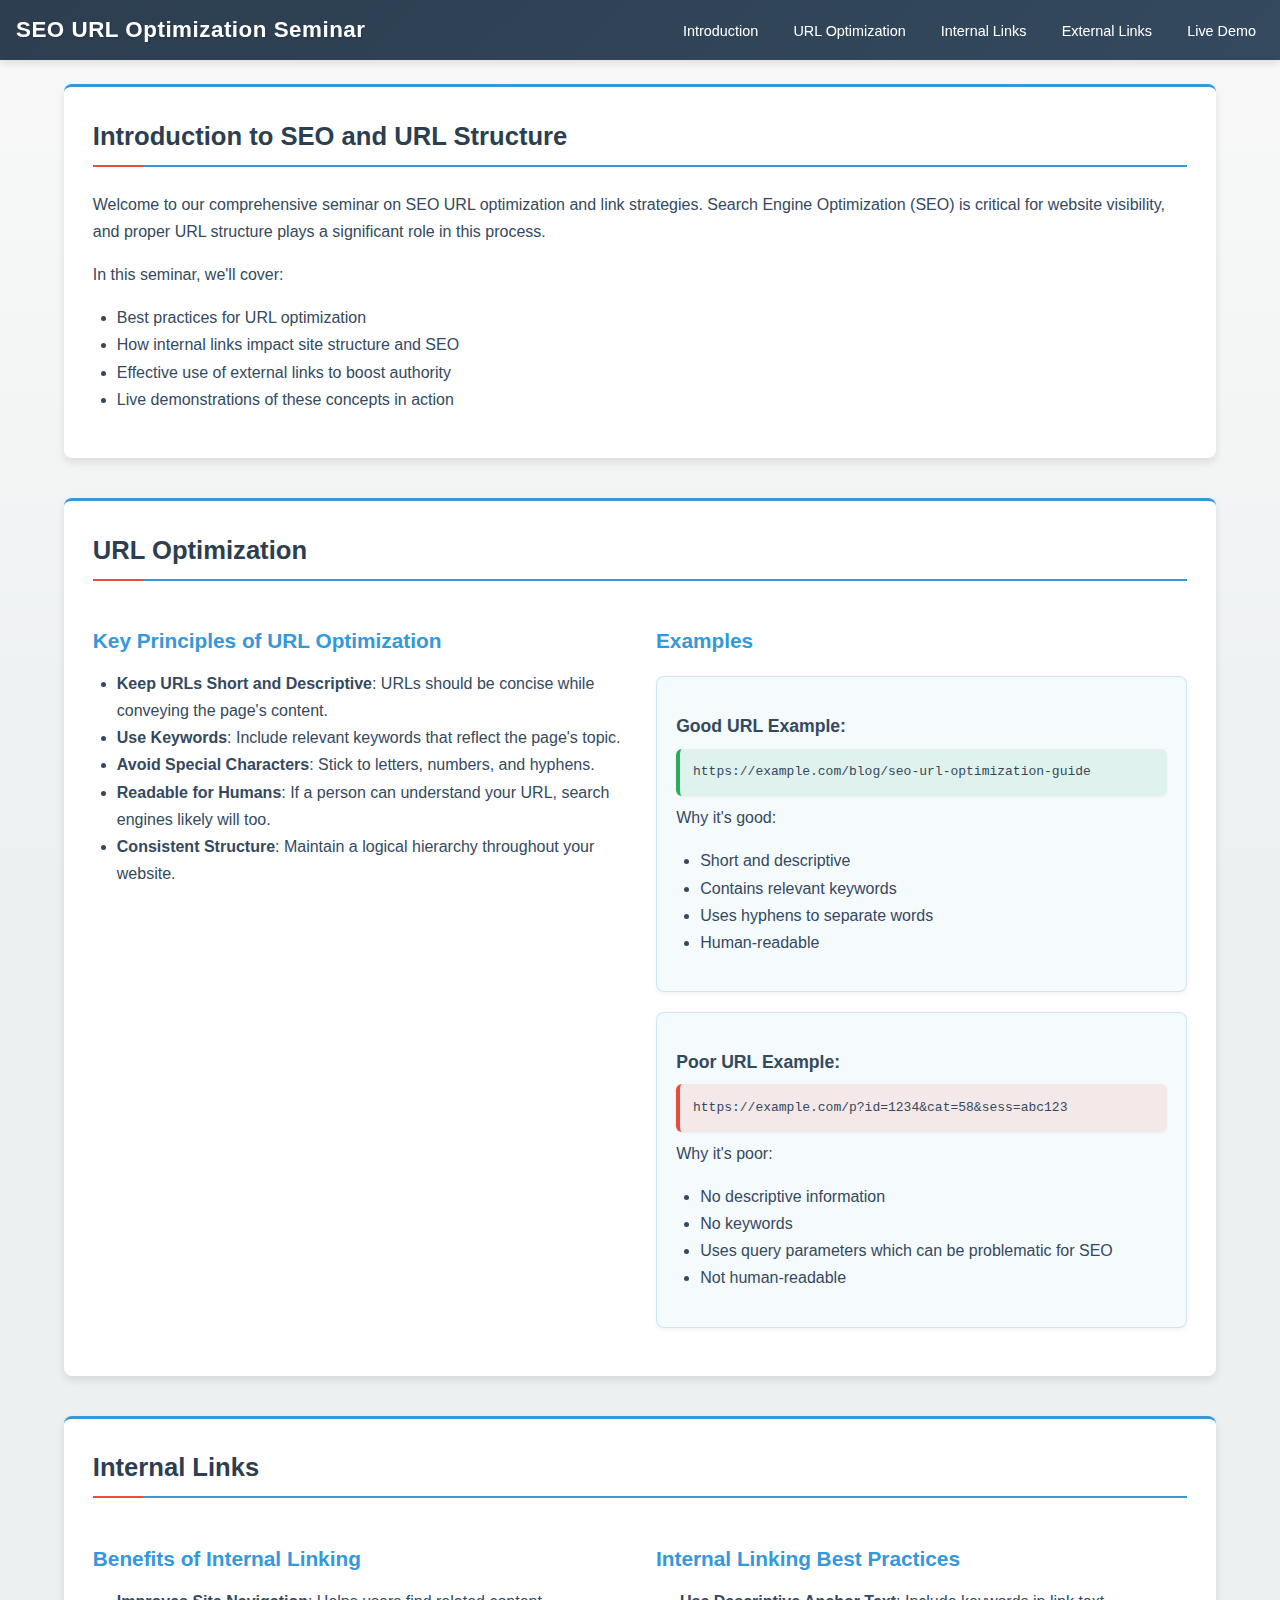
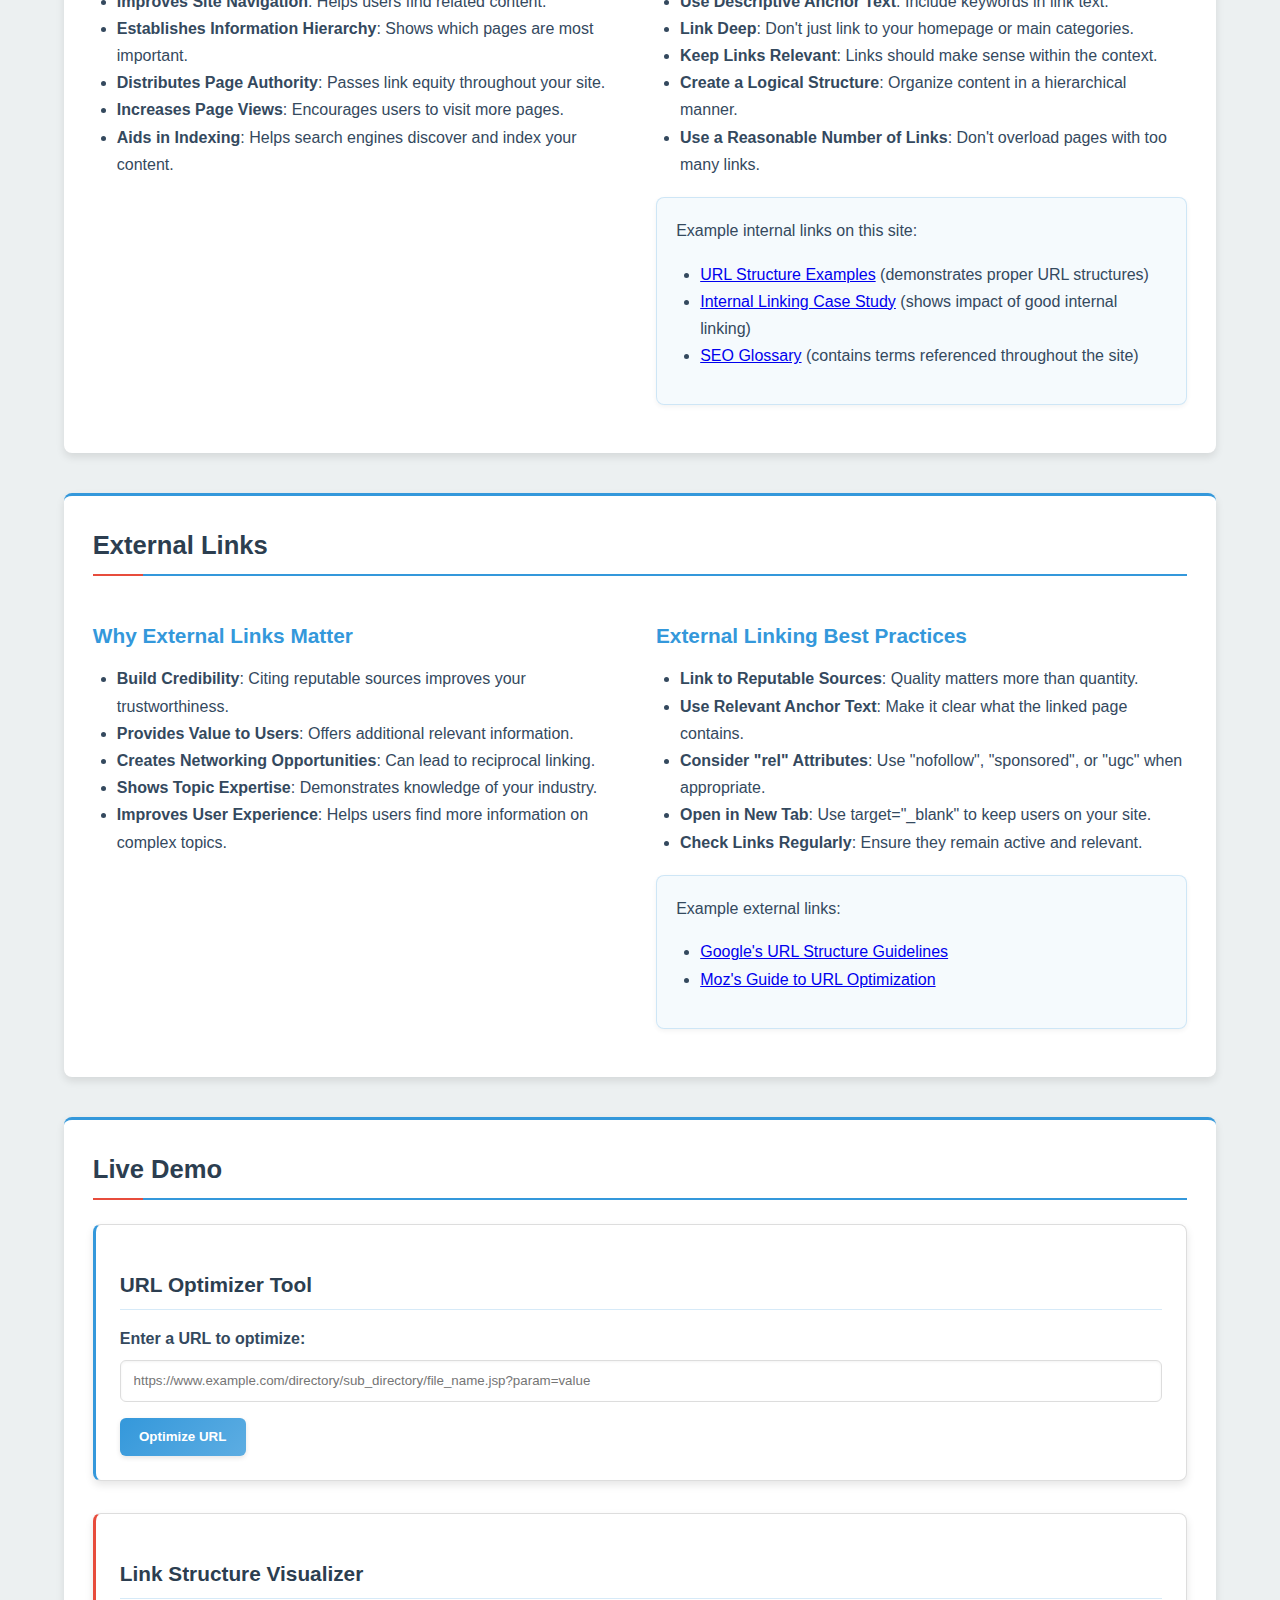
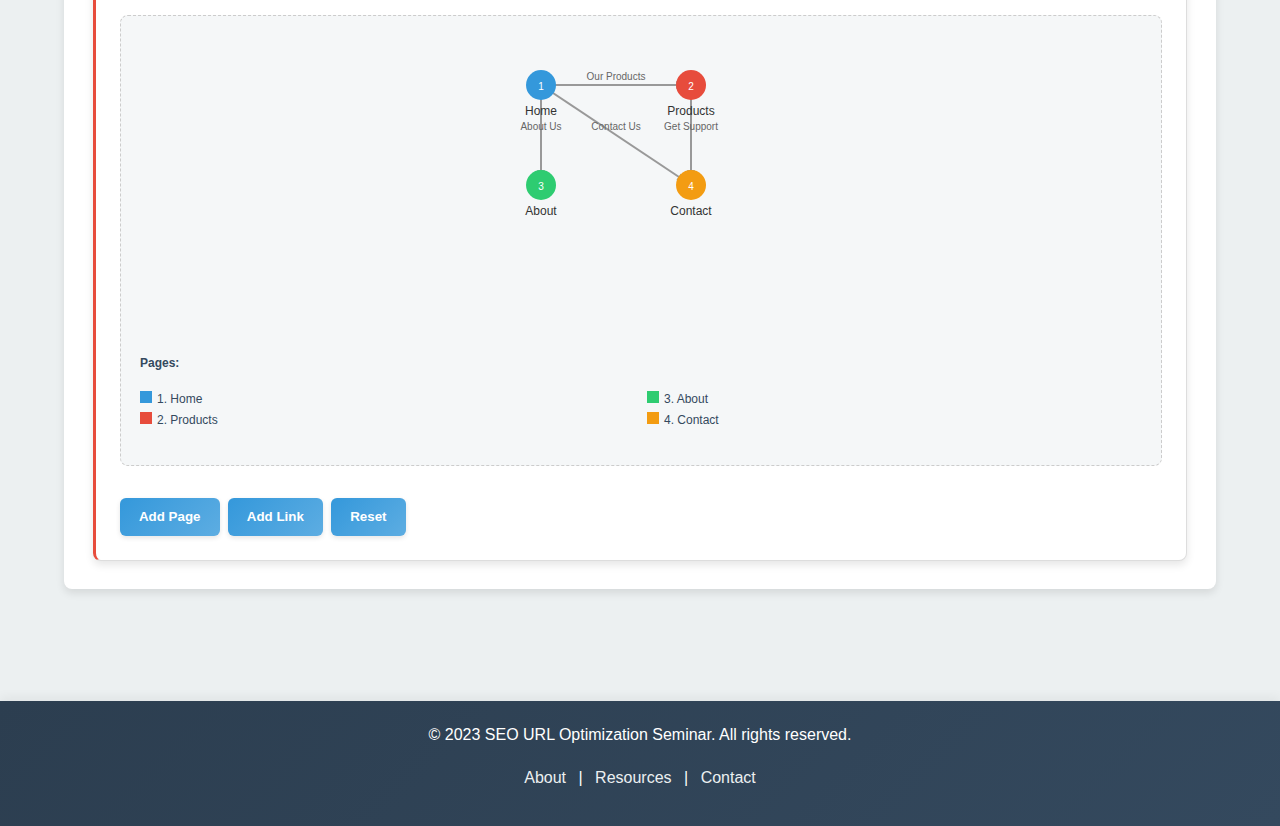
<file: index.html>
<!DOCTYPE html>
<html lang="en">
<head>
    <meta charset="UTF-8">
    <meta name="viewport" content="width=device-width, initial-scale=1.0">
    <title>SEO URL Optimization Seminar</title>
    <link rel="stylesheet" href="styles.css">
    <script src="script.js" defer></script>
</head>
<body>
    <header>
        <h1>SEO URL Optimization Seminar</h1>
        <nav>
            <ul>
                <li><a href="#introduction">Introduction</a></li>
                <li><a href="#url-optimization">URL Optimization</a></li>
                <li><a href="#internal-links">Internal Links</a></li>
                <li><a href="#external-links">External Links</a></li>
                <li><a href="#live-demo">Live Demo</a></li>
            </ul>
        </nav>
    </header>

    <main>
        <section id="introduction">
            <h2>Introduction to SEO and URL Structure</h2>
            <p>Welcome to our comprehensive seminar on SEO URL optimization and link strategies. Search Engine Optimization (SEO) is critical for website visibility, and proper URL structure plays a significant role in this process.</p>
            <p>In this seminar, we'll cover:</p>
            <ul>
                <li>Best practices for URL optimization</li>
                <li>How internal links impact site structure and SEO</li>
                <li>Effective use of external links to boost authority</li>
                <li>Live demonstrations of these concepts in action</li>
            </ul>
        </section>

        <section id="url-optimization">
            <h2>URL Optimization</h2>
            <div class="content-columns">
                <div class="column">
                    <h3>Key Principles of URL Optimization</h3>
                    <ul>
                        <li><strong>Keep URLs Short and Descriptive</strong>: URLs should be concise while conveying the page's content.</li>
                        <li><strong>Use Keywords</strong>: Include relevant keywords that reflect the page's topic.</li>
                        <li><strong>Avoid Special Characters</strong>: Stick to letters, numbers, and hyphens.</li>
                        <li><strong>Readable for Humans</strong>: If a person can understand your URL, search engines likely will too.</li>
                        <li><strong>Consistent Structure</strong>: Maintain a logical hierarchy throughout your website.</li>
                    </ul>
                </div>
                <div class="column">
                    <h3>Examples</h3>
                    <div class="example">
                        <h4>Good URL Example:</h4>
                        <p class="url-example good">https://example.com/blog/seo-url-optimization-guide</p>
                        <p>Why it's good:</p>
                        <ul>
                            <li>Short and descriptive</li>
                            <li>Contains relevant keywords</li>
                            <li>Uses hyphens to separate words</li>
                            <li>Human-readable</li>
                        </ul>
                    </div>
                    <div class="example">
                        <h4>Poor URL Example:</h4>
                        <p class="url-example bad">https://example.com/p?id=1234&cat=58&sess=abc123</p>
                        <p>Why it's poor:</p>
                        <ul>
                            <li>No descriptive information</li>
                            <li>No keywords</li>
                            <li>Uses query parameters which can be problematic for SEO</li>
                            <li>Not human-readable</li>
                        </ul>
                    </div>
                </div>
            </div>
        </section>

        <section id="internal-links">
            <h2>Internal Links</h2>
            <div class="content-columns">
                <div class="column">
                    <h3>Benefits of Internal Linking</h3>
                    <ul>
                        <li><strong>Improves Site Navigation</strong>: Helps users find related content.</li>
                        <li><strong>Establishes Information Hierarchy</strong>: Shows which pages are most important.</li>
                        <li><strong>Distributes Page Authority</strong>: Passes link equity throughout your site.</li>
                        <li><strong>Increases Page Views</strong>: Encourages users to visit more pages.</li>
                        <li><strong>Aids in Indexing</strong>: Helps search engines discover and index your content.</li>
                    </ul>
                </div>
                <div class="column">
                    <h3>Internal Linking Best Practices</h3>
                    <ul>
                        <li><strong>Use Descriptive Anchor Text</strong>: Include keywords in link text.</li>
                        <li><strong>Link Deep</strong>: Don't just link to your homepage or main categories.</li>
                        <li><strong>Keep Links Relevant</strong>: Links should make sense within the context.</li>
                        <li><strong>Create a Logical Structure</strong>: Organize content in a hierarchical manner.</li>
                        <li><strong>Use a Reasonable Number of Links</strong>: Don't overload pages with too many links.</li>
                    </ul>
                    <div class="example internal-link-demo">
                        <p>Example internal links on this site:</p>
                        <ul>
                            <li><a href="page1.html">URL Structure Examples</a> (demonstrates proper URL structures)</li>
                            <li><a href="page2.html">Internal Linking Case Study</a> (shows impact of good internal linking)</li>
                            <li><a href="page3.html">SEO Glossary</a> (contains terms referenced throughout the site)</li>
                        </ul>
                    </div>
                </div>
            </div>
        </section>

        <section id="external-links">
            <h2>External Links</h2>
            <div class="content-columns">
                <div class="column">
                    <h3>Why External Links Matter</h3>
                    <ul>
                        <li><strong>Build Credibility</strong>: Citing reputable sources improves your trustworthiness.</li>
                        <li><strong>Provides Value to Users</strong>: Offers additional relevant information.</li>
                        <li><strong>Creates Networking Opportunities</strong>: Can lead to reciprocal linking.</li>
                        <li><strong>Shows Topic Expertise</strong>: Demonstrates knowledge of your industry.</li>
                        <li><strong>Improves User Experience</strong>: Helps users find more information on complex topics.</li>
                    </ul>
                </div>
                <div class="column">
                    <h3>External Linking Best Practices</h3>
                    <ul>
                        <li><strong>Link to Reputable Sources</strong>: Quality matters more than quantity.</li>
                        <li><strong>Use Relevant Anchor Text</strong>: Make it clear what the linked page contains.</li>
                        <li><strong>Consider "rel" Attributes</strong>: Use "nofollow", "sponsored", or "ugc" when appropriate.</li>
                        <li><strong>Open in New Tab</strong>: Use target="_blank" to keep users on your site.</li>
                        <li><strong>Check Links Regularly</strong>: Ensure they remain active and relevant.</li>
                    </ul>
                    <div class="example">
                        <p>Example external links:</p>
                        <ul>
                            <li><a href="https://developers.google.com/search/docs/advanced/guidelines/url-structure" target="_blank" rel="noopener">Google's URL Structure Guidelines</a></li>
                            <li><a href="https://moz.com/learn/seo/url" target="_blank" rel="noopener">Moz's Guide to URL Optimization</a></li>
                        </ul>
                    </div>
                </div>
            </div>
        </section>

        <section id="live-demo">
            <h2>Live Demo</h2>
            <div class="demo-container">
                <div class="demo-panel">
                    <h3>URL Optimizer Tool</h3>
                    <div class="demo-tool">
                        <label for="original-url">Enter a URL to optimize:</label>
                        <input type="text" id="original-url" placeholder="https://example.com/your-page?id=123">
                        <button id="optimize-button">Optimize URL</button>
                        <div class="results">
                            <h4>Original URL:</h4>
                            <p id="original-url-display"></p>
                            <h4>Optimized URL:</h4>
                            <p id="optimized-url"></p>
                            <h4>Analysis:</h4>
                            <ul id="url-analysis"></ul>
                        </div>
                    </div>
                </div>

                <div class="demo-panel">
                    <h3>Link Structure Visualizer</h3>
                    <div class="site-structure">
                        <div class="site-map" id="site-map">
                            <!-- This will be populated by JavaScript -->
                        </div>
                        <div class="controls">
                            <button id="add-page">Add Page</button>
                            <button id="add-link">Add Link</button>
                            <button id="reset-map">Reset</button>
                        </div>
                    </div>
                </div>

            </div>
        </section>
    </main>

    <footer>
        <p>&copy; 2023 SEO URL Optimization Seminar. All rights reserved.</p>
        <p>
            <a href="about.html">About</a> | 
            <a href="resources.html">Resources</a> | 
            <a href="contact.html">Contact</a>
        </p>
    </footer>
</body>
</html>
</file>
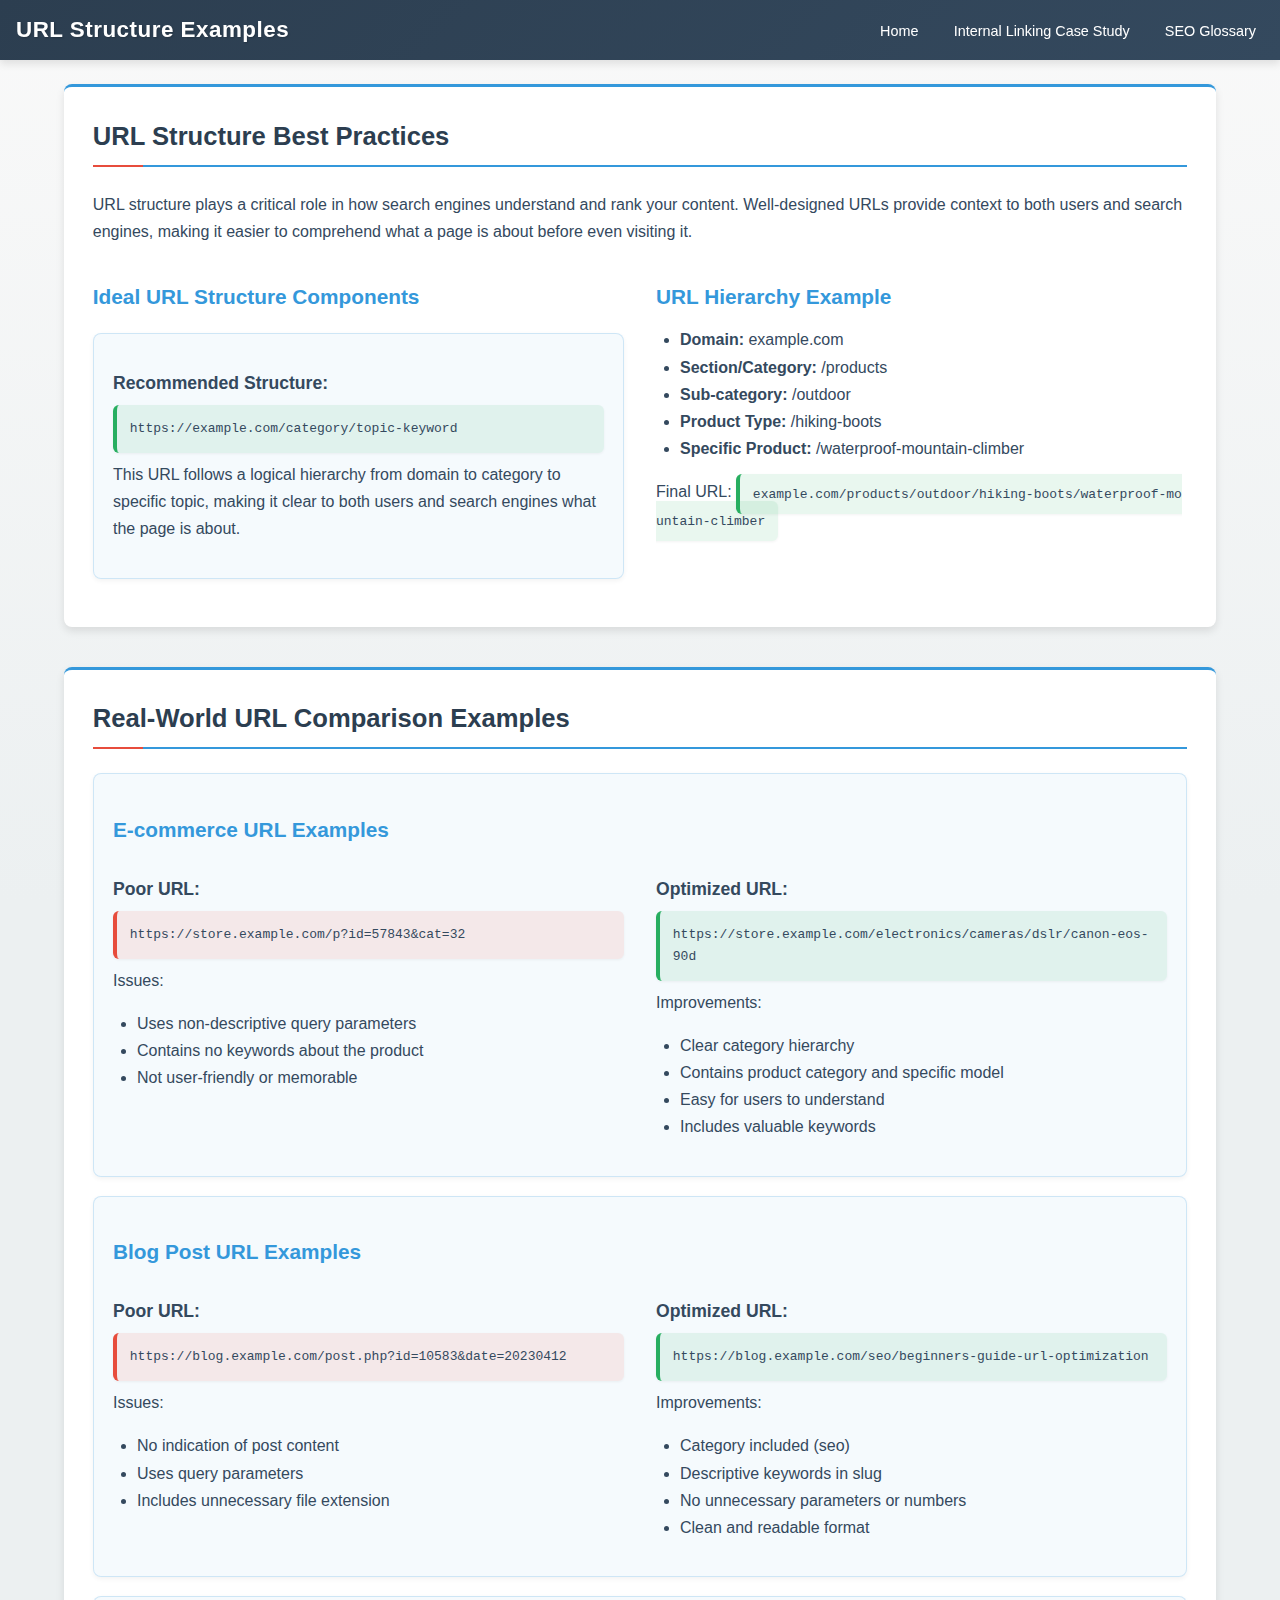
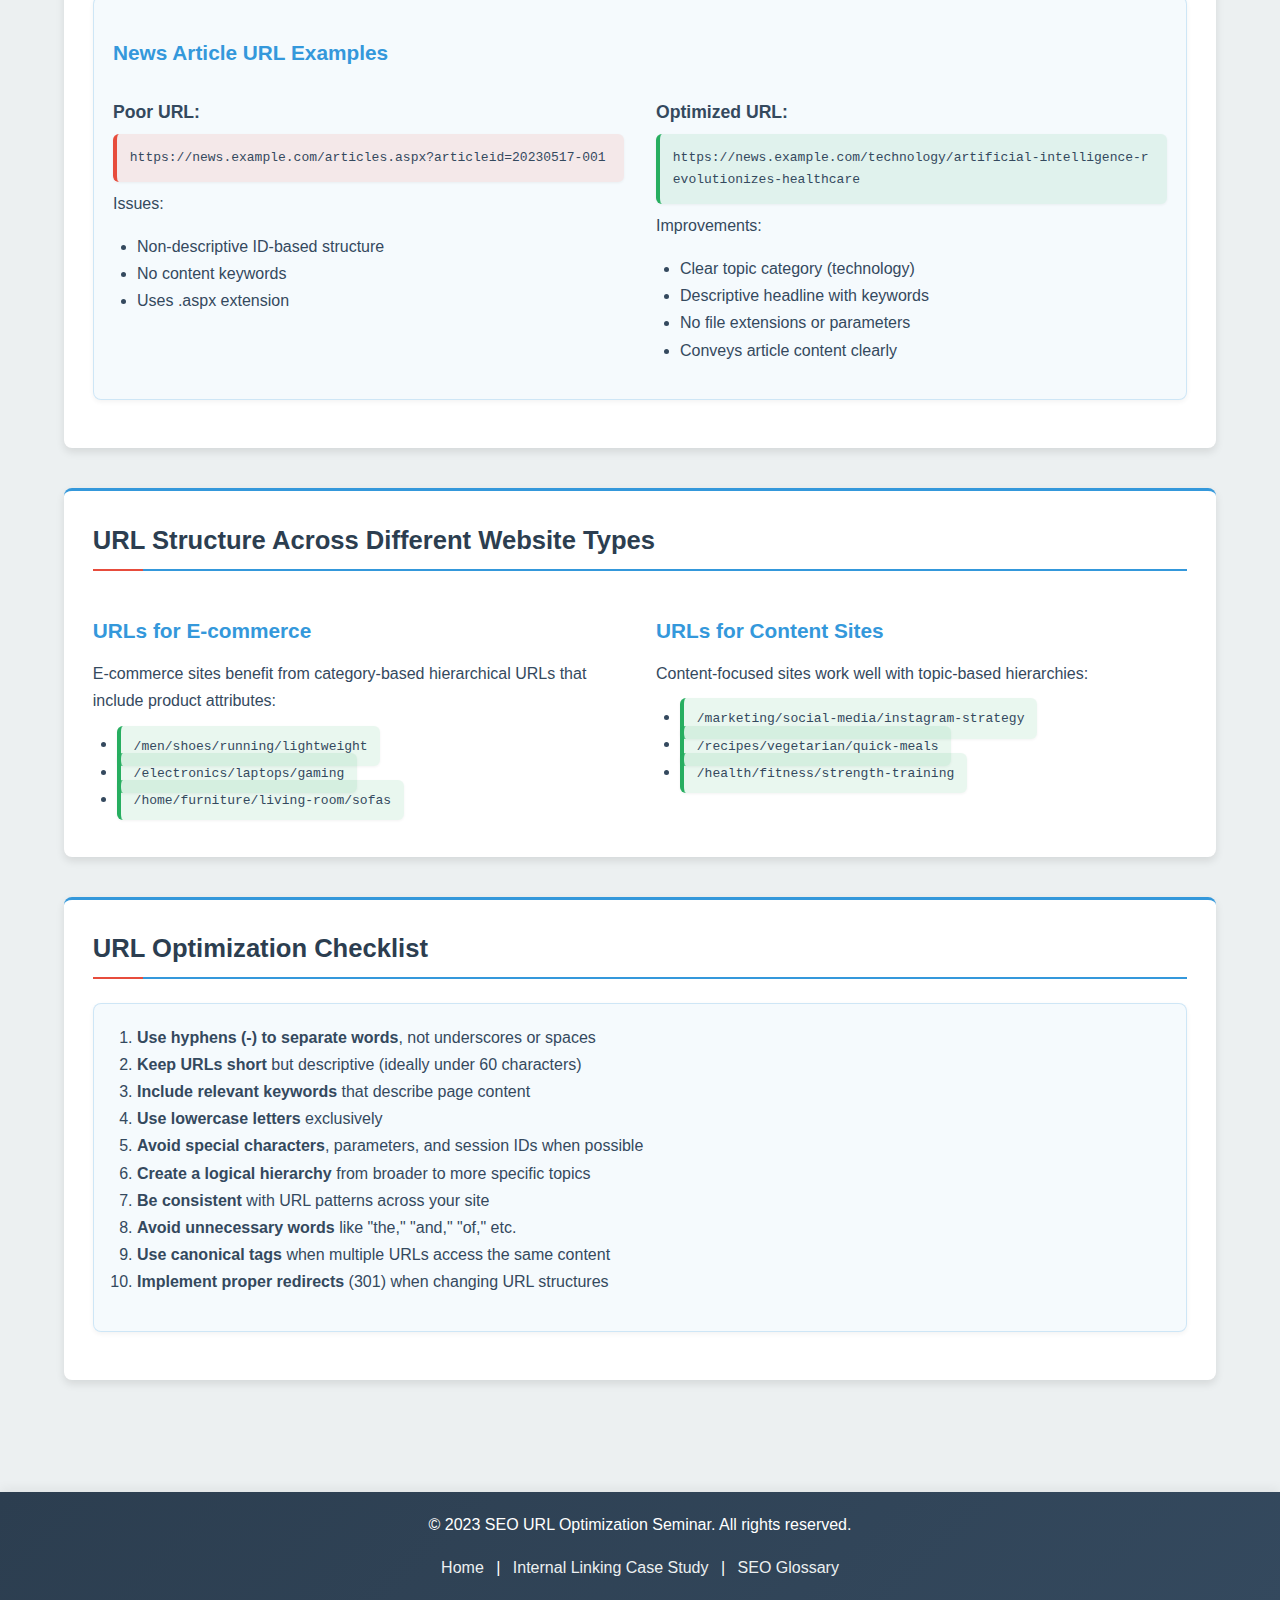
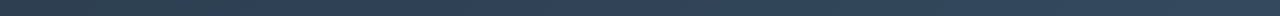
<file: page1.html>
<!DOCTYPE html>
<html lang="en">
<head>
    <meta charset="UTF-8">
    <meta name="viewport" content="width=device-width, initial-scale=1.0">
    <title>URL Structure Examples - SEO URL Optimization Seminar</title>
    <link rel="stylesheet" href="styles.css">
</head>
<body>
    <header>
        <h1>URL Structure Examples</h1>
        <nav>
            <ul>
                <li><a href="index.html">Home</a></li>
                <li><a href="page2.html">Internal Linking Case Study</a></li>
                <li><a href="page3.html">SEO Glossary</a></li>
            </ul>
        </nav>
    </header>

    <main>
        <section>
            <h2>URL Structure Best Practices</h2>
            <p>URL structure plays a critical role in how search engines understand and rank your content. Well-designed URLs provide context to both users and search engines, making it easier to comprehend what a page is about before even visiting it.</p>
            
            <div class="content-columns">
                <div class="column">
                    <h3>Ideal URL Structure Components</h3>
                    <div class="example">
                        <h4>Recommended Structure:</h4>
                        <p class="url-example good">https://example.com/category/topic-keyword</p>
                        <p>This URL follows a logical hierarchy from domain to category to specific topic, making it clear to both users and search engines what the page is about.</p>
                    </div>
                </div>
                <div class="column">
                    <h3>URL Hierarchy Example</h3>
                    <ul>
                        <li><strong>Domain:</strong> example.com</li>
                        <li><strong>Section/Category:</strong> /products</li>
                        <li><strong>Sub-category:</strong> /outdoor</li>
                        <li><strong>Product Type:</strong> /hiking-boots</li>
                        <li><strong>Specific Product:</strong> /waterproof-mountain-climber</li>
                    </ul>
                    <p>Final URL: <span class="url-example good">example.com/products/outdoor/hiking-boots/waterproof-mountain-climber</span></p>
                </div>
            </div>
        </section>

        <section>
            <h2>Real-World URL Comparison Examples</h2>
            
            <div class="example">
                <h3>E-commerce URL Examples</h3>
                <div class="content-columns">
                    <div class="column">
                        <h4>Poor URL:</h4>
                        <p class="url-example bad">https://store.example.com/p?id=57843&cat=32</p>
                        <p>Issues:</p>
                        <ul>
                            <li>Uses non-descriptive query parameters</li>
                            <li>Contains no keywords about the product</li>
                            <li>Not user-friendly or memorable</li>
                        </ul>
                    </div>
                    <div class="column">
                        <h4>Optimized URL:</h4>
                        <p class="url-example good">https://store.example.com/electronics/cameras/dslr/canon-eos-90d</p>
                        <p>Improvements:</p>
                        <ul>
                            <li>Clear category hierarchy</li>
                            <li>Contains product category and specific model</li>
                            <li>Easy for users to understand</li>
                            <li>Includes valuable keywords</li>
                        </ul>
                    </div>
                </div>
            </div>
            
            <div class="example">
                <h3>Blog Post URL Examples</h3>
                <div class="content-columns">
                    <div class="column">
                        <h4>Poor URL:</h4>
                        <p class="url-example bad">https://blog.example.com/post.php?id=10583&date=20230412</p>
                        <p>Issues:</p>
                        <ul>
                            <li>No indication of post content</li>
                            <li>Uses query parameters</li>
                            <li>Includes unnecessary file extension</li>
                        </ul>
                    </div>
                    <div class="column">
                        <h4>Optimized URL:</h4>
                        <p class="url-example good">https://blog.example.com/seo/beginners-guide-url-optimization</p>
                        <p>Improvements:</p>
                        <ul>
                            <li>Category included (seo)</li>
                            <li>Descriptive keywords in slug</li>
                            <li>No unnecessary parameters or numbers</li>
                            <li>Clean and readable format</li>
                        </ul>
                    </div>
                </div>
            </div>
            
            <div class="example">
                <h3>News Article URL Examples</h3>
                <div class="content-columns">
                    <div class="column">
                        <h4>Poor URL:</h4>
                        <p class="url-example bad">https://news.example.com/articles.aspx?articleid=20230517-001</p>
                        <p>Issues:</p>
                        <ul>
                            <li>Non-descriptive ID-based structure</li>
                            <li>No content keywords</li>
                            <li>Uses .aspx extension</li>
                        </ul>
                    </div>
                    <div class="column">
                        <h4>Optimized URL:</h4>
                        <p class="url-example good">https://news.example.com/technology/artificial-intelligence-revolutionizes-healthcare</p>
                        <p>Improvements:</p>
                        <ul>
                            <li>Clear topic category (technology)</li>
                            <li>Descriptive headline with keywords</li>
                            <li>No file extensions or parameters</li>
                            <li>Conveys article content clearly</li>
                        </ul>
                    </div>
                </div>
            </div>
        </section>
        
        <section>
            <h2>URL Structure Across Different Website Types</h2>
            <div class="content-columns">
                <div class="column">
                    <h3>URLs for E-commerce</h3>
                    <p>E-commerce sites benefit from category-based hierarchical URLs that include product attributes:</p>
                    <ul>
                        <li><span class="url-example good">/men/shoes/running/lightweight</span></li>
                        <li><span class="url-example good">/electronics/laptops/gaming</span></li>
                        <li><span class="url-example good">/home/furniture/living-room/sofas</span></li>
                    </ul>
                </div>
                <div class="column">
                    <h3>URLs for Content Sites</h3>
                    <p>Content-focused sites work well with topic-based hierarchies:</p>
                    <ul>
                        <li><span class="url-example good">/marketing/social-media/instagram-strategy</span></li>
                        <li><span class="url-example good">/recipes/vegetarian/quick-meals</span></li>
                        <li><span class="url-example good">/health/fitness/strength-training</span></li>
                    </ul>
                </div>
            </div>
        </section>
        
        <section>
            <h2>URL Optimization Checklist</h2>
            <div class="example">
                <ol>
                    <li><strong>Use hyphens (-) to separate words</strong>, not underscores or spaces</li>
                    <li><strong>Keep URLs short</strong> but descriptive (ideally under 60 characters)</li>
                    <li><strong>Include relevant keywords</strong> that describe page content</li>
                    <li><strong>Use lowercase letters</strong> exclusively</li>
                    <li><strong>Avoid special characters</strong>, parameters, and session IDs when possible</li>
                    <li><strong>Create a logical hierarchy</strong> from broader to more specific topics</li>
                    <li><strong>Be consistent</strong> with URL patterns across your site</li>
                    <li><strong>Avoid unnecessary words</strong> like "the," "and," "of," etc.</li>
                    <li><strong>Use canonical tags</strong> when multiple URLs access the same content</li>
                    <li><strong>Implement proper redirects</strong> (301) when changing URL structures</li>
                </ol>
            </div>
        </section>
    </main>

    <footer>
        <p>&copy; 2023 SEO URL Optimization Seminar. All rights reserved.</p>
        <p>
            <a href="index.html">Home</a> | 
            <a href="page2.html">Internal Linking Case Study</a> | 
            <a href="page3.html">SEO Glossary</a>
        </p>
    </footer>
</body>
</html>
</file>
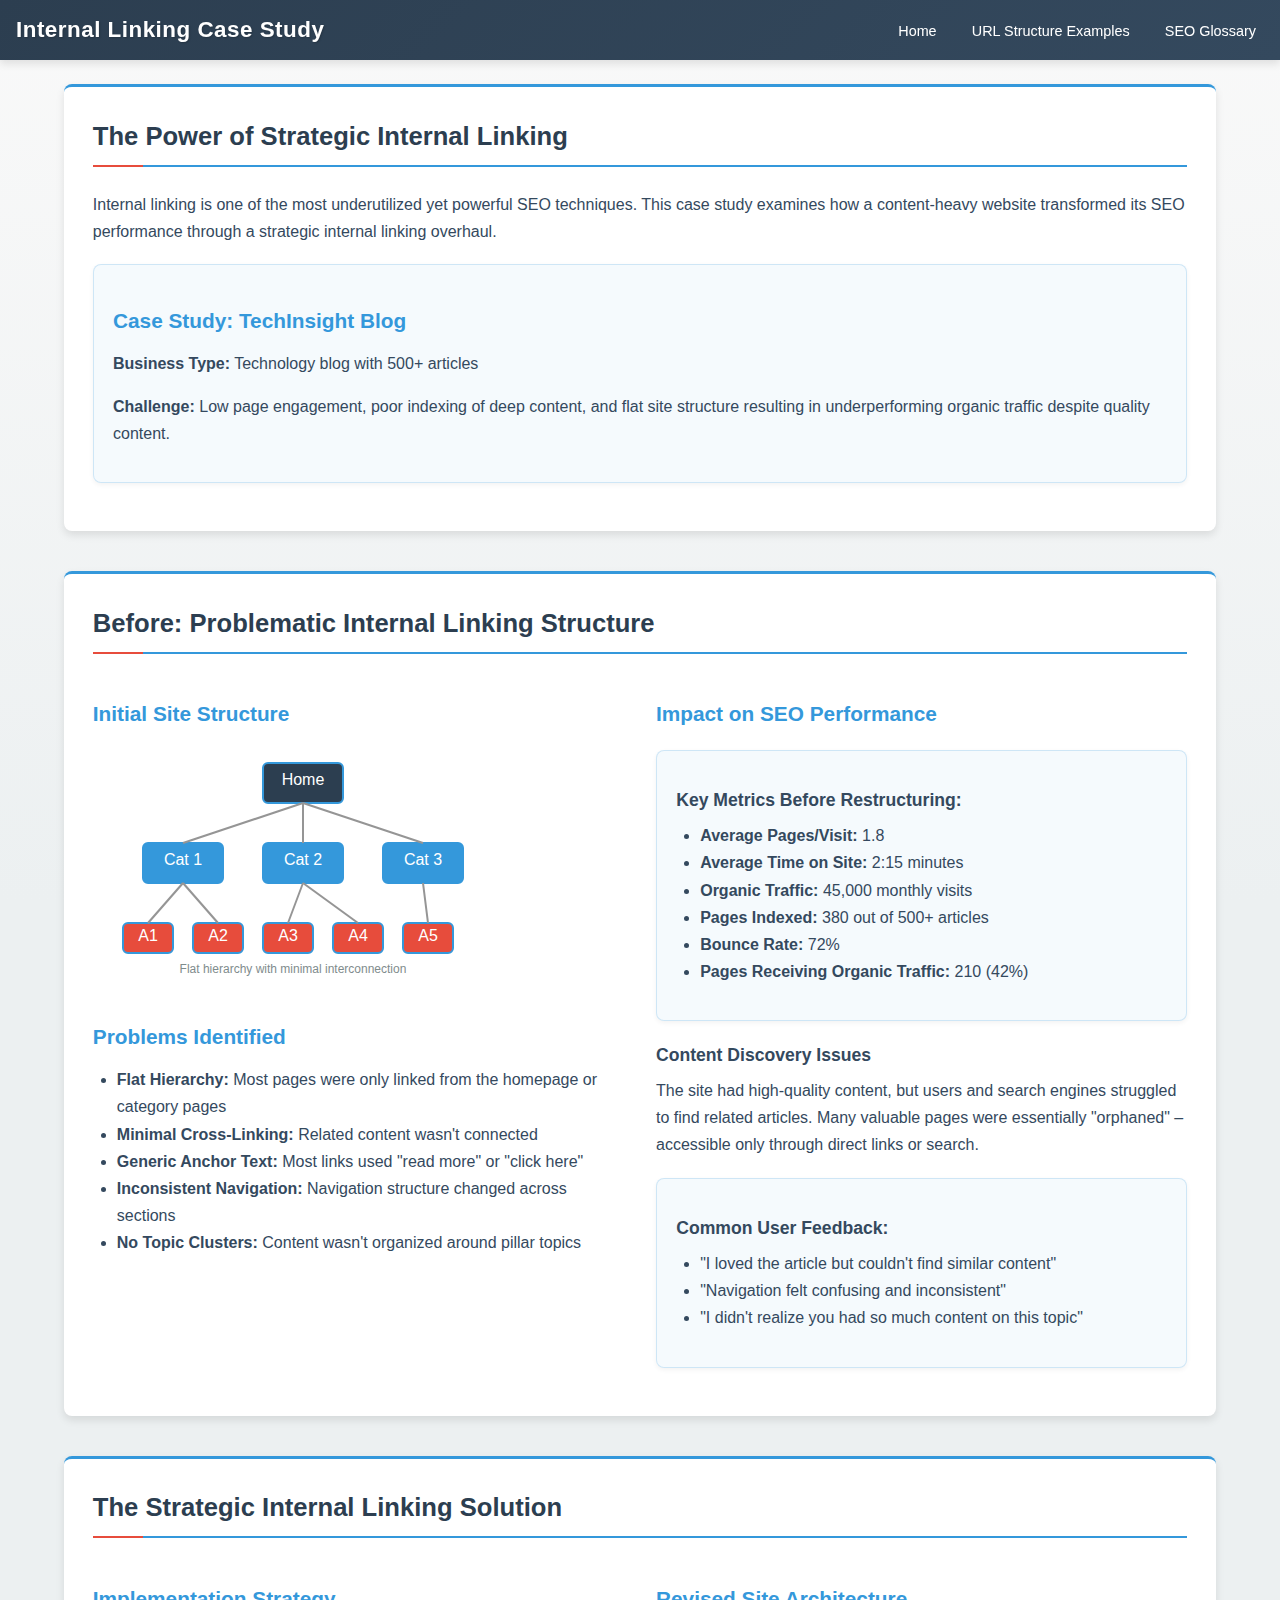
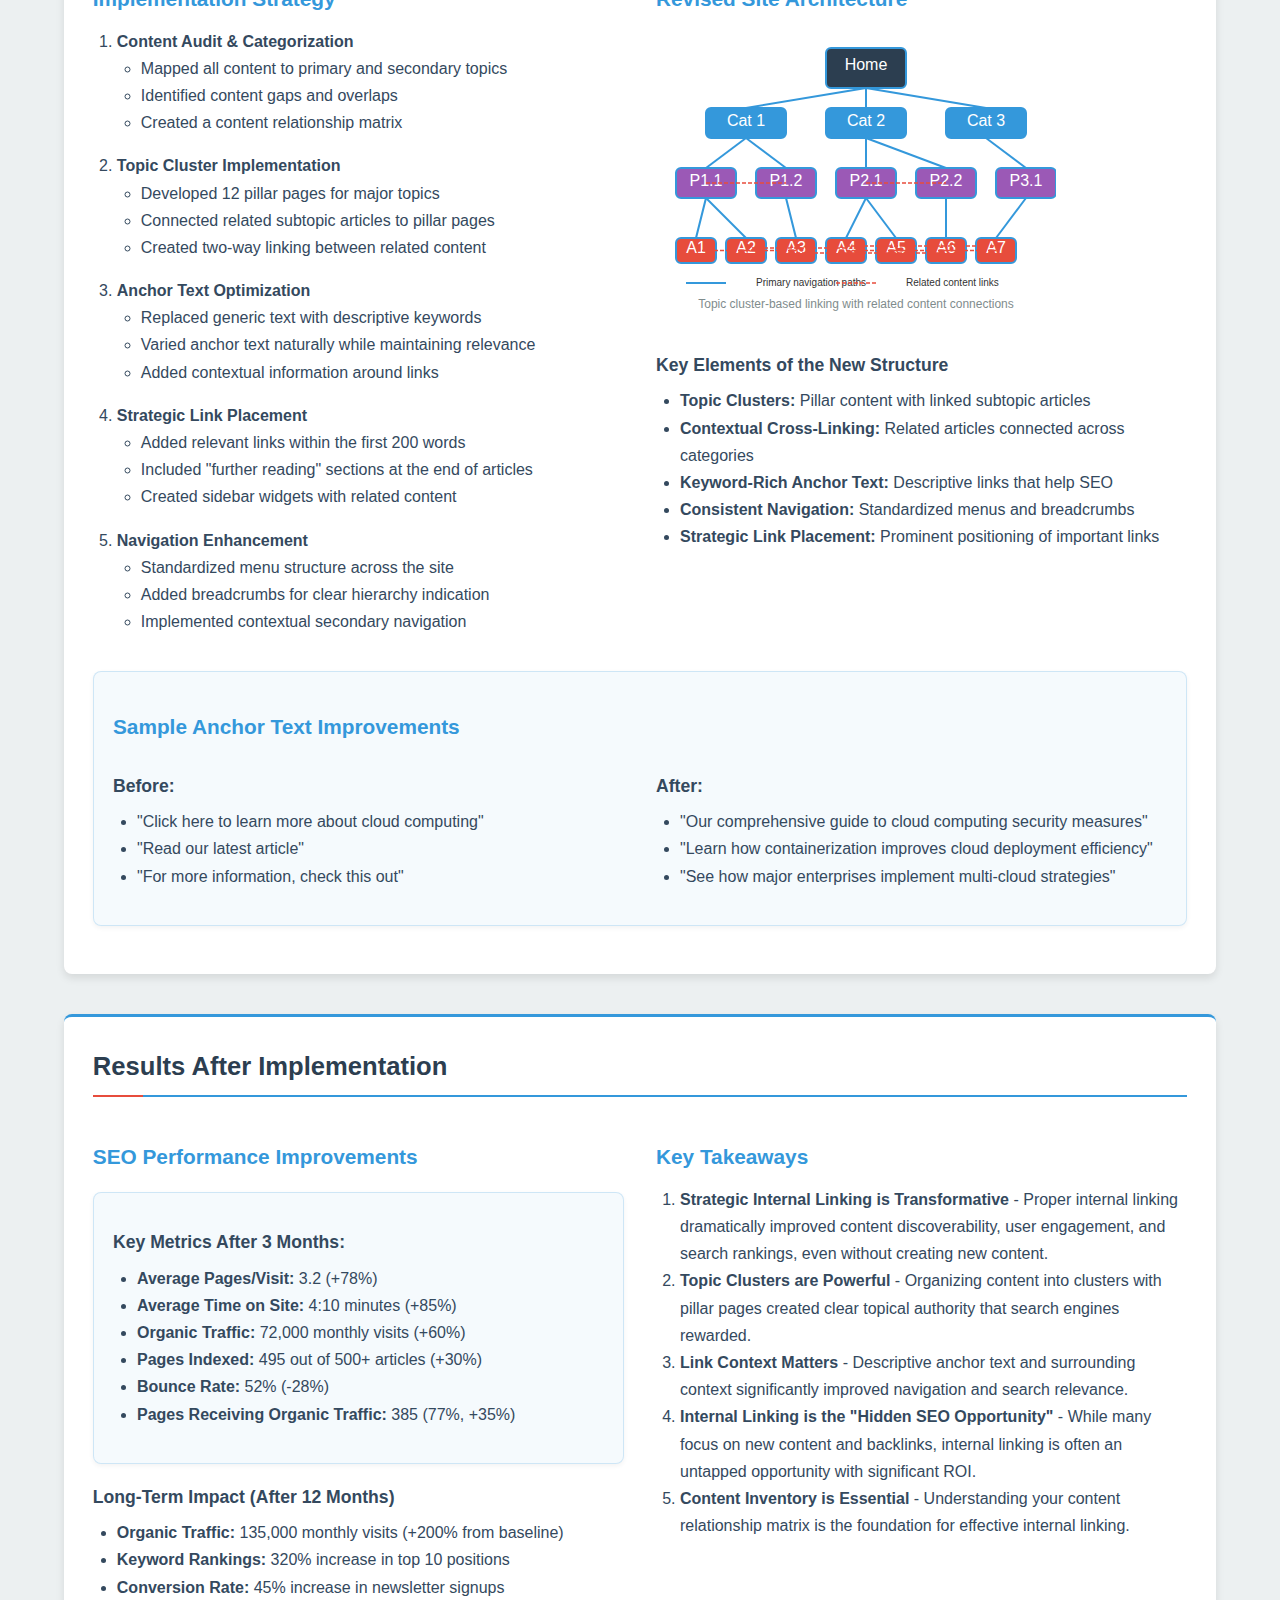
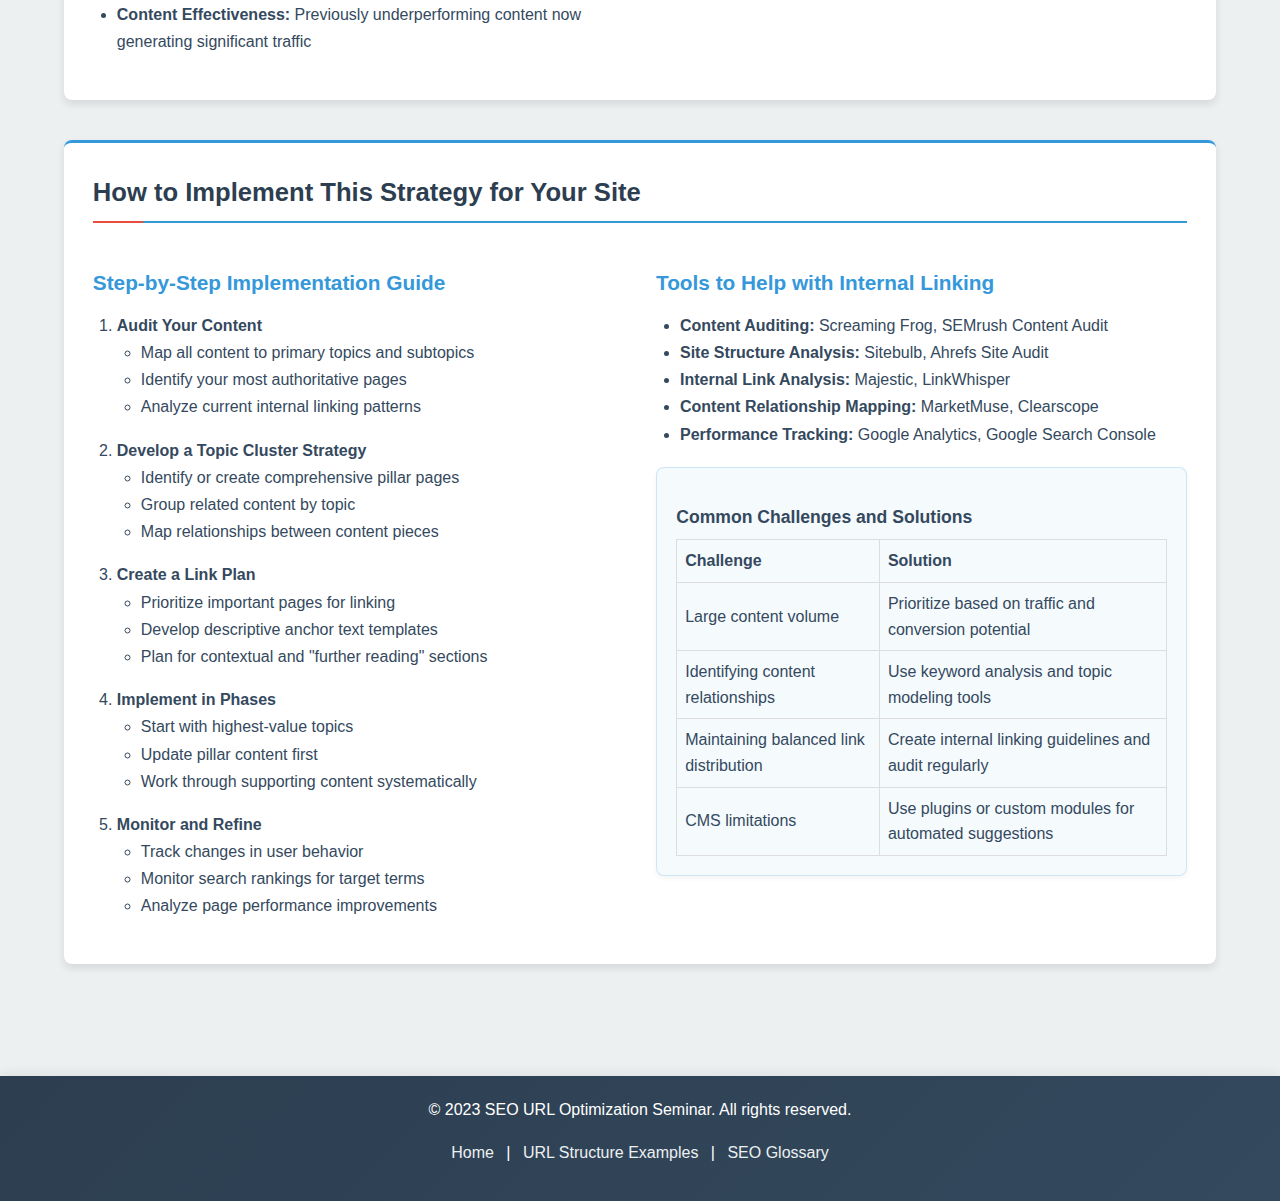
<file: page2.html>
<!DOCTYPE html>
<html lang="en">
<head>
    <meta charset="UTF-8">
    <meta name="viewport" content="width=device-width, initial-scale=1.0">
    <title>Internal Linking Case Study - SEO URL Optimization Seminar</title>
    <link rel="stylesheet" href="styles.css">
</head>
<body>
    <header>
        <h1>Internal Linking Case Study</h1>
        <nav>
            <ul>
                <li><a href="index.html">Home</a></li>
                <li><a href="page1.html">URL Structure Examples</a></li>
                <li><a href="page3.html">SEO Glossary</a></li>
            </ul>
        </nav>
    </header>

    <main>
        <section>
            <h2>The Power of Strategic Internal Linking</h2>
            <p>Internal linking is one of the most underutilized yet powerful SEO techniques. This case study examines how a content-heavy website transformed its SEO performance through a strategic internal linking overhaul.</p>
            
            <div class="example">
                <h3>Case Study: TechInsight Blog</h3>
                <p><strong>Business Type:</strong> Technology blog with 500+ articles</p>
                <p><strong>Challenge:</strong> Low page engagement, poor indexing of deep content, and flat site structure resulting in underperforming organic traffic despite quality content.</p>
            </div>
        </section>

        <section>
            <h2>Before: Problematic Internal Linking Structure</h2>
            
            <div class="content-columns">
                <div class="column">
                    <h3>Initial Site Structure</h3>
                    <img src="[data-uri]" alt="Before: Flat site hierarchy with minimal cross-linking" style="max-width: 100%; height: auto;">
                    
                    <h3>Problems Identified</h3>
                    <ul>
                        <li><strong>Flat Hierarchy:</strong> Most pages were only linked from the homepage or category pages</li>
                        <li><strong>Minimal Cross-Linking:</strong> Related content wasn't connected</li>
                        <li><strong>Generic Anchor Text:</strong> Most links used "read more" or "click here"</li>
                        <li><strong>Inconsistent Navigation:</strong> Navigation structure changed across sections</li>
                        <li><strong>No Topic Clusters:</strong> Content wasn't organized around pillar topics</li>
                    </ul>
                </div>
                <div class="column">
                    <h3>Impact on SEO Performance</h3>
                    <div class="example">
                        <h4>Key Metrics Before Restructuring:</h4>
                        <ul>
                            <li><strong>Average Pages/Visit:</strong> 1.8</li>
                            <li><strong>Average Time on Site:</strong> 2:15 minutes</li>
                            <li><strong>Organic Traffic:</strong> 45,000 monthly visits</li>
                            <li><strong>Pages Indexed:</strong> 380 out of 500+ articles</li>
                            <li><strong>Bounce Rate:</strong> 72%</li>
                            <li><strong>Pages Receiving Organic Traffic:</strong> 210 (42%)</li>
                        </ul>
                    </div>
                    
                    <h4>Content Discovery Issues</h4>
                    <p>The site had high-quality content, but users and search engines struggled to find related articles. Many valuable pages were essentially "orphaned" – accessible only through direct links or search.</p>
                    
                    <div class="example">
                        <h4>Common User Feedback:</h4>
                        <ul>
                            <li>"I loved the article but couldn't find similar content"</li>
                            <li>"Navigation felt confusing and inconsistent"</li>
                            <li>"I didn't realize you had so much content on this topic"</li>
                        </ul>
                    </div>
                </div>
            </div>
        </section>

        <section>
            <h2>The Strategic Internal Linking Solution</h2>
            
            <div class="content-columns">
                <div class="column">
                    <h3>Implementation Strategy</h3>
                    <ol>
                        <li><strong>Content Audit & Categorization</strong>
                            <ul>
                                <li>Mapped all content to primary and secondary topics</li>
                                <li>Identified content gaps and overlaps</li>
                                <li>Created a content relationship matrix</li>
                            </ul>
                        </li>
                        <li><strong>Topic Cluster Implementation</strong>
                            <ul>
                                <li>Developed 12 pillar pages for major topics</li>
                                <li>Connected related subtopic articles to pillar pages</li>
                                <li>Created two-way linking between related content</li>
                            </ul>
                        </li>
                        <li><strong>Anchor Text Optimization</strong>
                            <ul>
                                <li>Replaced generic text with descriptive keywords</li>
                                <li>Varied anchor text naturally while maintaining relevance</li>
                                <li>Added contextual information around links</li>
                            </ul>
                        </li>
                        <li><strong>Strategic Link Placement</strong>
                            <ul>
                                <li>Added relevant links within the first 200 words</li>
                                <li>Included "further reading" sections at the end of articles</li>
                                <li>Created sidebar widgets with related content</li>
                            </ul>
                        </li>
                        <li><strong>Navigation Enhancement</strong>
                            <ul>
                                <li>Standardized menu structure across the site</li>
                                <li>Added breadcrumbs for clear hierarchy indication</li>
                                <li>Implemented contextual secondary navigation</li>
                            </ul>
                        </li>
                    </ol>
                </div>
                <div class="column">
                    <h3>Revised Site Architecture</h3>
                    <img src="[data-uri]" alt="After: Topic cluster model with strategic internal linking" style="max-width: 100%; height: auto;">
                    
                    <h4>Key Elements of the New Structure</h4>
                    <ul>
                        <li><strong>Topic Clusters:</strong> Pillar content with linked subtopic articles</li>
                        <li><strong>Contextual Cross-Linking:</strong> Related articles connected across categories</li>
                        <li><strong>Keyword-Rich Anchor Text:</strong> Descriptive links that help SEO</li>
                        <li><strong>Consistent Navigation:</strong> Standardized menus and breadcrumbs</li>
                        <li><strong>Strategic Link Placement:</strong> Prominent positioning of important links</li>
                    </ul>
                </div>
            </div>
            
            <div class="example">
                <h3>Sample Anchor Text Improvements</h3>
                <div class="content-columns">
                    <div class="column">
                        <h4>Before:</h4>
                        <ul>
                            <li>"Click here to learn more about cloud computing"</li>
                            <li>"Read our latest article"</li>
                            <li>"For more information, check this out"</li>
                        </ul>
                    </div>
                    <div class="column">
                        <h4>After:</h4>
                        <ul>
                            <li>"Our comprehensive guide to cloud computing security measures"</li>
                            <li>"Learn how containerization improves cloud deployment efficiency"</li>
                            <li>"See how major enterprises implement multi-cloud strategies"</li>
                        </ul>
                    </div>
                </div>
            </div>
        </section>

        <section>
            <h2>Results After Implementation</h2>
            
            <div class="content-columns">
                <div class="column">
                    <h3>SEO Performance Improvements</h3>
                    <div class="example">
                        <h4>Key Metrics After 3 Months:</h4>
                        <ul>
                            <li><strong>Average Pages/Visit:</strong> 3.2 (+78%)</li>
                            <li><strong>Average Time on Site:</strong> 4:10 minutes (+85%)</li>
                            <li><strong>Organic Traffic:</strong> 72,000 monthly visits (+60%)</li>
                            <li><strong>Pages Indexed:</strong> 495 out of 500+ articles (+30%)</li>
                            <li><strong>Bounce Rate:</strong> 52% (-28%)</li>
                            <li><strong>Pages Receiving Organic Traffic:</strong> 385 (77%, +35%)</li>
                        </ul>
                    </div>
                    
                    <h4>Long-Term Impact (After 12 Months)</h4>
                    <ul>
                        <li><strong>Organic Traffic:</strong> 135,000 monthly visits (+200% from baseline)</li>
                        <li><strong>Keyword Rankings:</strong> 320% increase in top 10 positions</li>
                        <li><strong>Conversion Rate:</strong> 45% increase in newsletter signups</li>
                        <li><strong>Content Effectiveness:</strong> Previously underperforming content now generating significant traffic</li>
                    </ul>
                </div>
                <div class="column">
                    <h3>Key Takeaways</h3>
                    <ol>
                        <li><strong>Strategic Internal Linking is Transformative</strong> - Proper internal linking dramatically improved content discoverability, user engagement, and search rankings, even without creating new content.</li>
                        <li><strong>Topic Clusters are Powerful</strong> - Organizing content into clusters with pillar pages created clear topical authority that search engines rewarded.</li>
                        <li><strong>Link Context Matters</strong> - Descriptive anchor text and surrounding context significantly improved navigation and search relevance.</li>
                        <li><strong>Internal Linking is the "Hidden SEO Opportunity"</strong> - While many focus on new content and backlinks, internal linking is often an untapped opportunity with significant ROI.</li>
                        <li><strong>Content Inventory is Essential</strong> - Understanding your content relationship matrix is the foundation for effective internal linking.</li>
                    </ol>
                </div>
            </div>
        </section>
        
        <section>
            <h2>How to Implement This Strategy for Your Site</h2>
            
            <div class="content-columns">
                <div class="column">
                    <h3>Step-by-Step Implementation Guide</h3>
                    <ol>
                        <li><strong>Audit Your Content</strong>
                            <ul>
                                <li>Map all content to primary topics and subtopics</li>
                                <li>Identify your most authoritative pages</li>
                                <li>Analyze current internal linking patterns</li>
                            </ul>
                        </li>
                        <li><strong>Develop a Topic Cluster Strategy</strong>
                            <ul>
                                <li>Identify or create comprehensive pillar pages</li>
                                <li>Group related content by topic</li>
                                <li>Map relationships between content pieces</li>
                            </ul>
                        </li>
                        <li><strong>Create a Link Plan</strong>
                            <ul>
                                <li>Prioritize important pages for linking</li>
                                <li>Develop descriptive anchor text templates</li>
                                <li>Plan for contextual and "further reading" sections</li>
                            </ul>
                        </li>
                        <li><strong>Implement in Phases</strong>
                            <ul>
                                <li>Start with highest-value topics</li>
                                <li>Update pillar content first</li>
                                <li>Work through supporting content systematically</li>
                            </ul>
                        </li>
                        <li><strong>Monitor and Refine</strong>
                            <ul>
                                <li>Track changes in user behavior</li>
                                <li>Monitor search rankings for target terms</li>
                                <li>Analyze page performance improvements</li>
                            </ul>
                        </li>
                    </ol>
                </div>
                <div class="column">
                    <h3>Tools to Help with Internal Linking</h3>
                    <ul>
                        <li><strong>Content Auditing:</strong> Screaming Frog, SEMrush Content Audit</li>
                        <li><strong>Site Structure Analysis:</strong> Sitebulb, Ahrefs Site Audit</li>
                        <li><strong>Internal Link Analysis:</strong> Majestic, LinkWhisper</li>
                        <li><strong>Content Relationship Mapping:</strong> MarketMuse, Clearscope</li>
                        <li><strong>Performance Tracking:</strong> Google Analytics, Google Search Console</li>
                    </ul>
                    
                    <div class="example">
                        <h4>Common Challenges and Solutions</h4>
                        <table style="width: 100%; border-collapse: collapse;">
                            <tr>
                                <th style="border: 1px solid #ddd; padding: 8px; text-align: left;">Challenge</th>
                                <th style="border: 1px solid #ddd; padding: 8px; text-align: left;">Solution</th>
                            </tr>
                            <tr>
                                <td style="border: 1px solid #ddd; padding: 8px;">Large content volume</td>
                                <td style="border: 1px solid #ddd; padding: 8px;">Prioritize based on traffic and conversion potential</td>
                            </tr>
                            <tr>
                                <td style="border: 1px solid #ddd; padding: 8px;">Identifying content relationships</td>
                                <td style="border: 1px solid #ddd; padding: 8px;">Use keyword analysis and topic modeling tools</td>
                            </tr>
                            <tr>
                                <td style="border: 1px solid #ddd; padding: 8px;">Maintaining balanced link distribution</td>
                                <td style="border: 1px solid #ddd; padding: 8px;">Create internal linking guidelines and audit regularly</td>
                            </tr>
                            <tr>
                                <td style="border: 1px solid #ddd; padding: 8px;">CMS limitations</td>
                                <td style="border: 1px solid #ddd; padding: 8px;">Use plugins or custom modules for automated suggestions</td>
                            </tr>
                        </table>
                    </div>
                </div>
            </div>
        </section>
    </main>

    <footer>
        <p>&copy; 2023 SEO URL Optimization Seminar. All rights reserved.</p>
        <p>
            <a href="index.html">Home</a> | 
            <a href="page1.html">URL Structure Examples</a> | 
            <a href="page3.html">SEO Glossary</a>
        </p>
    </footer>
</body>
</html>
</file>
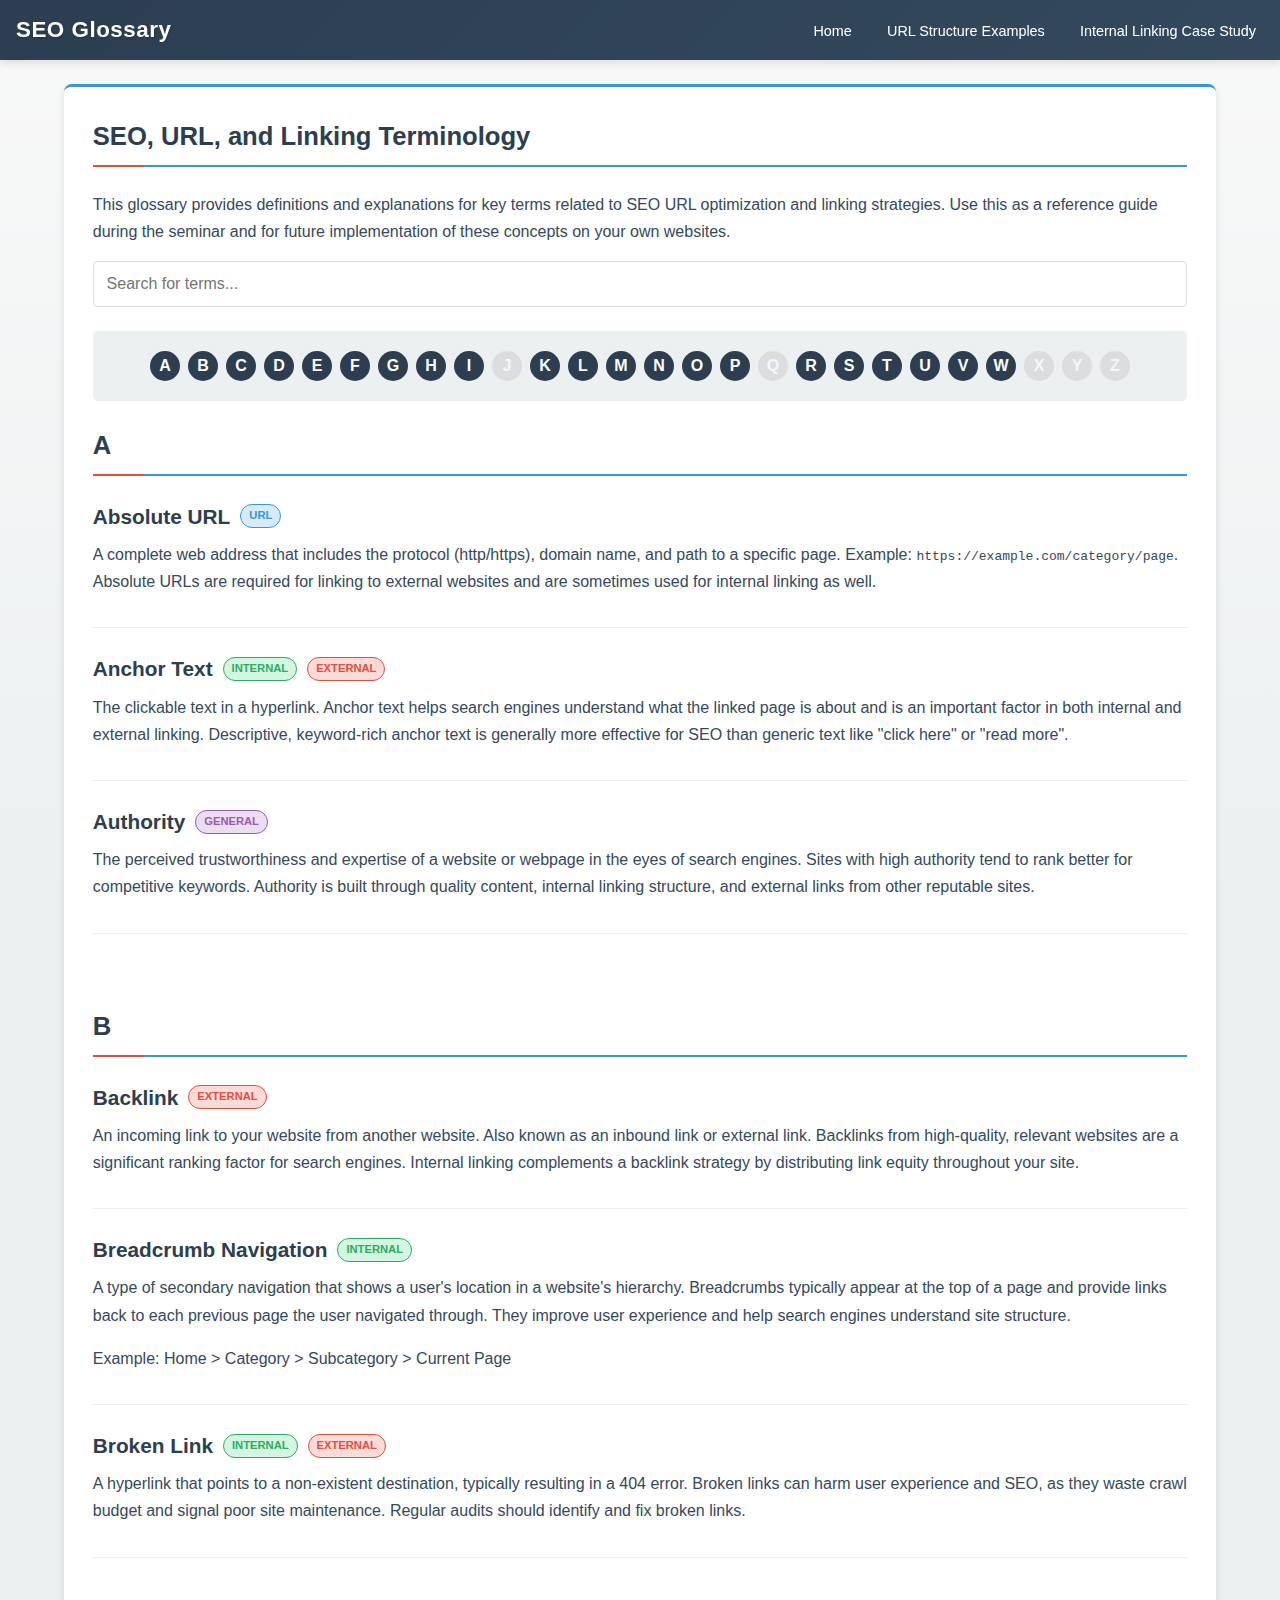
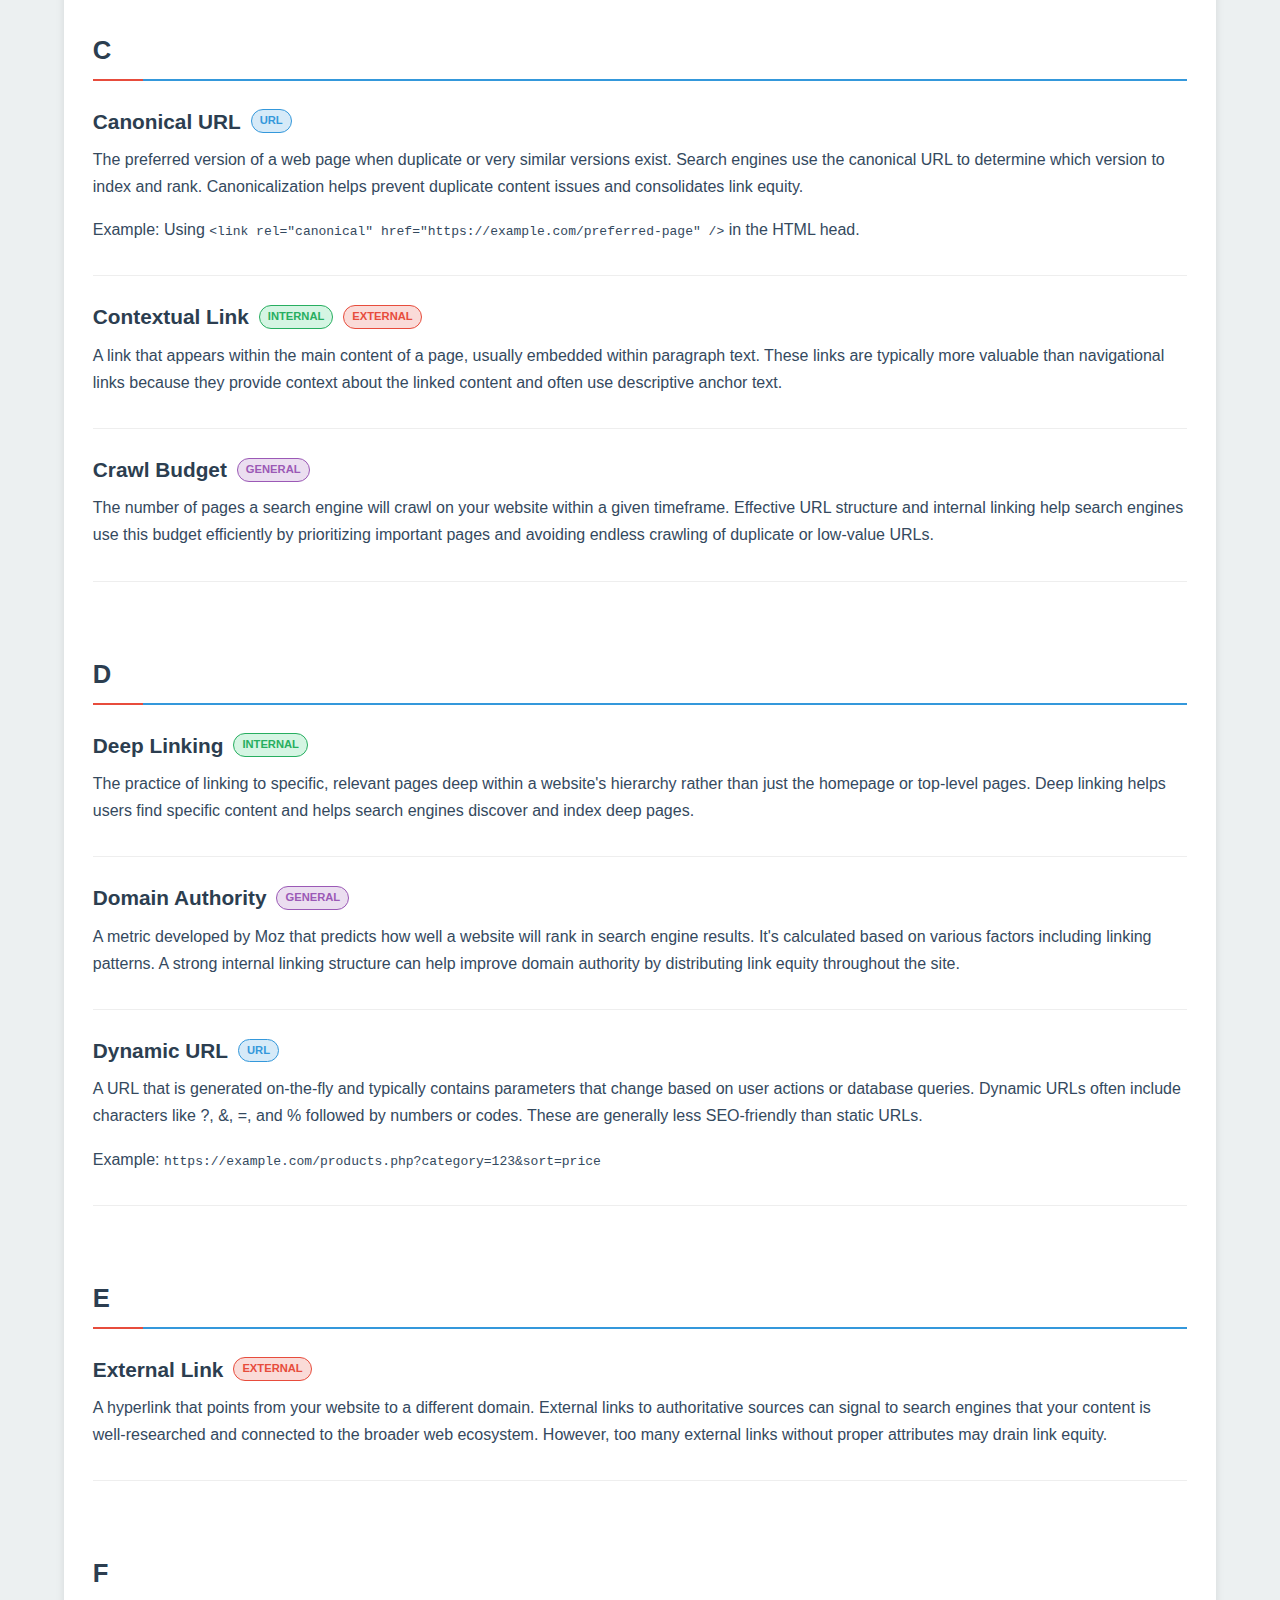
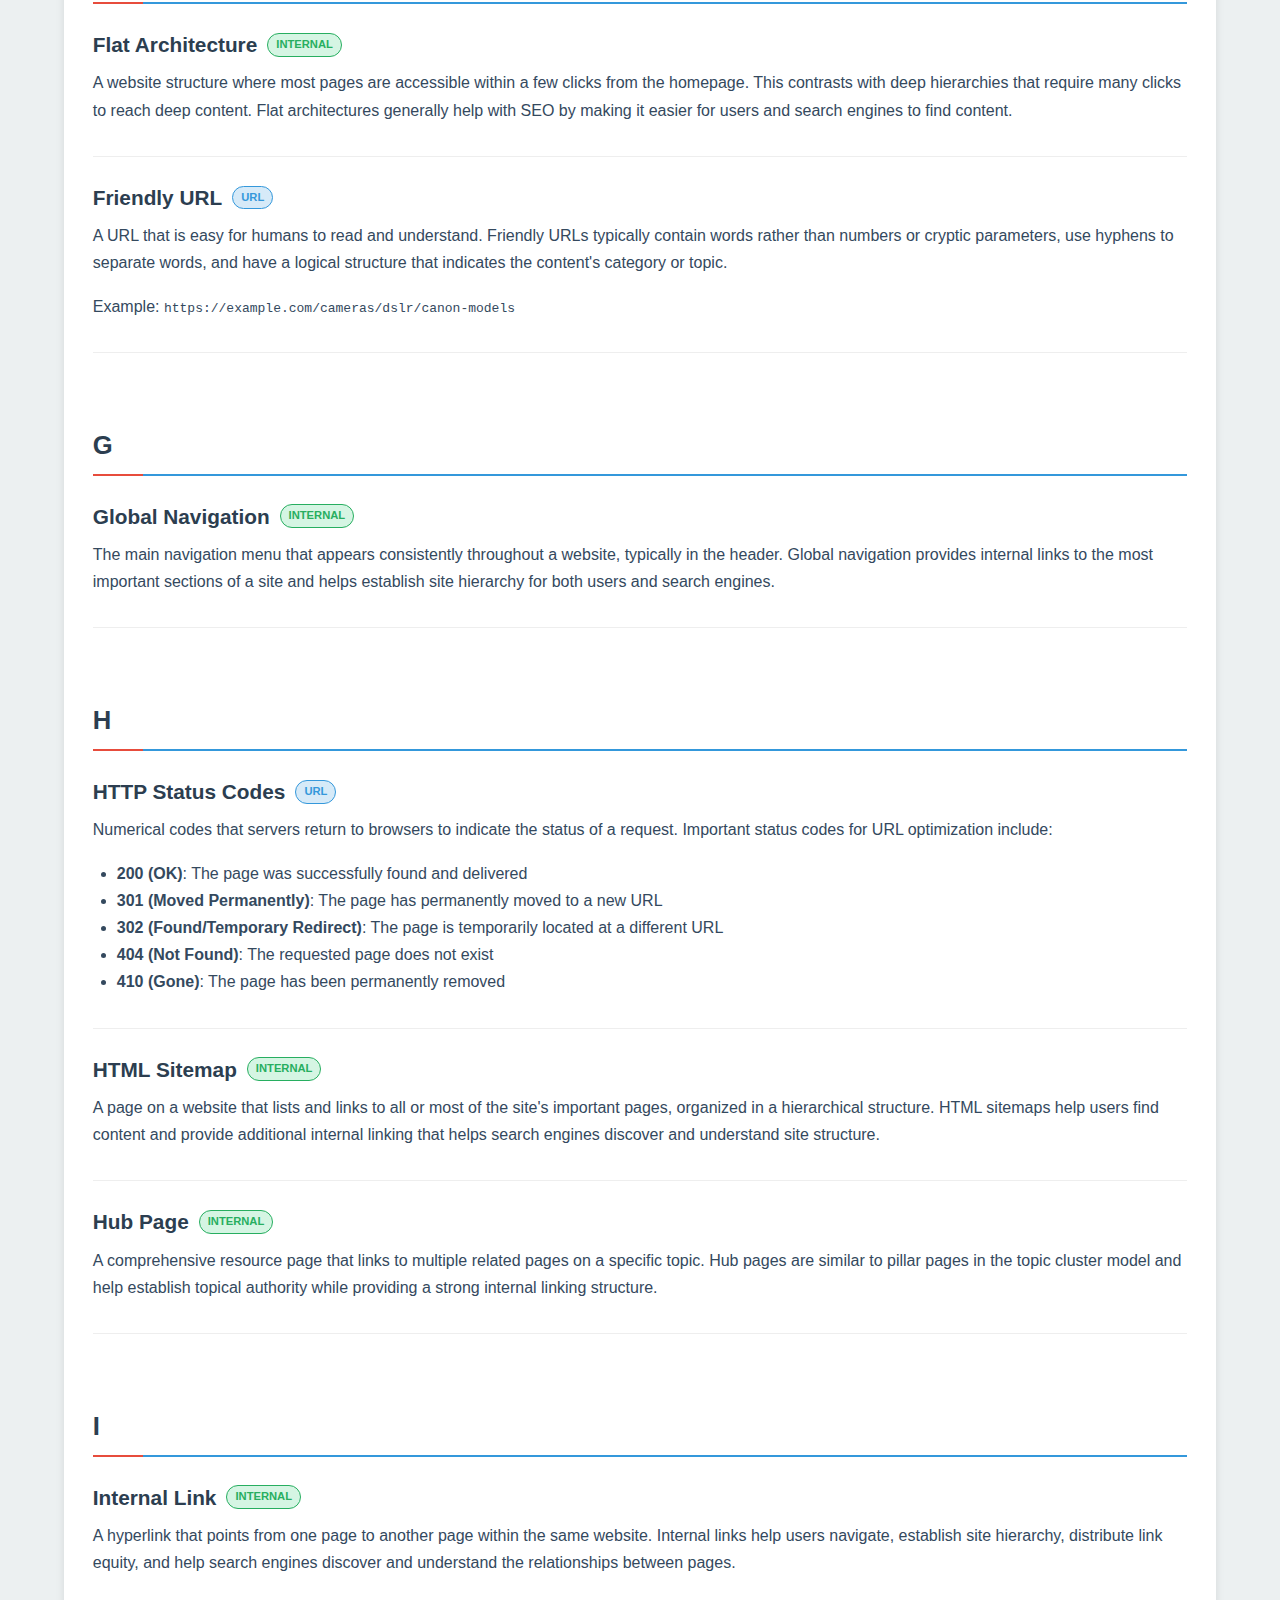
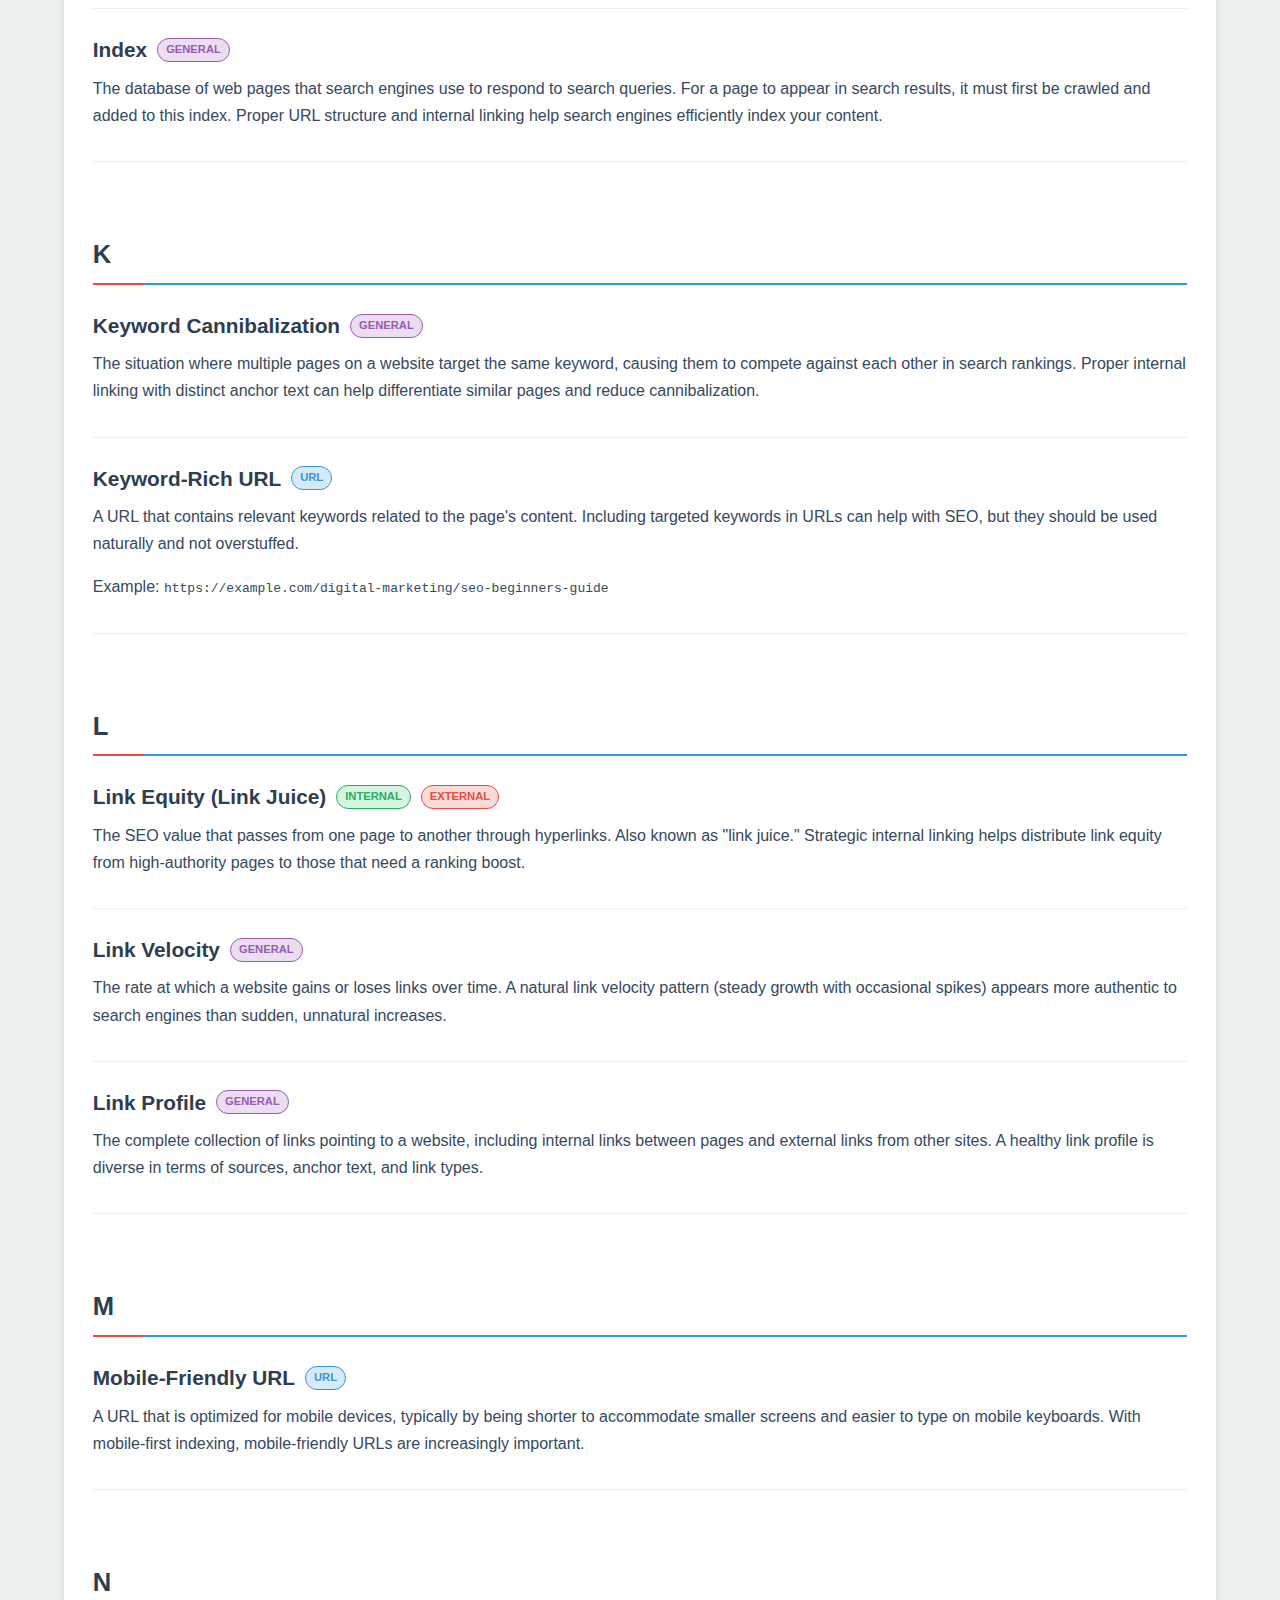
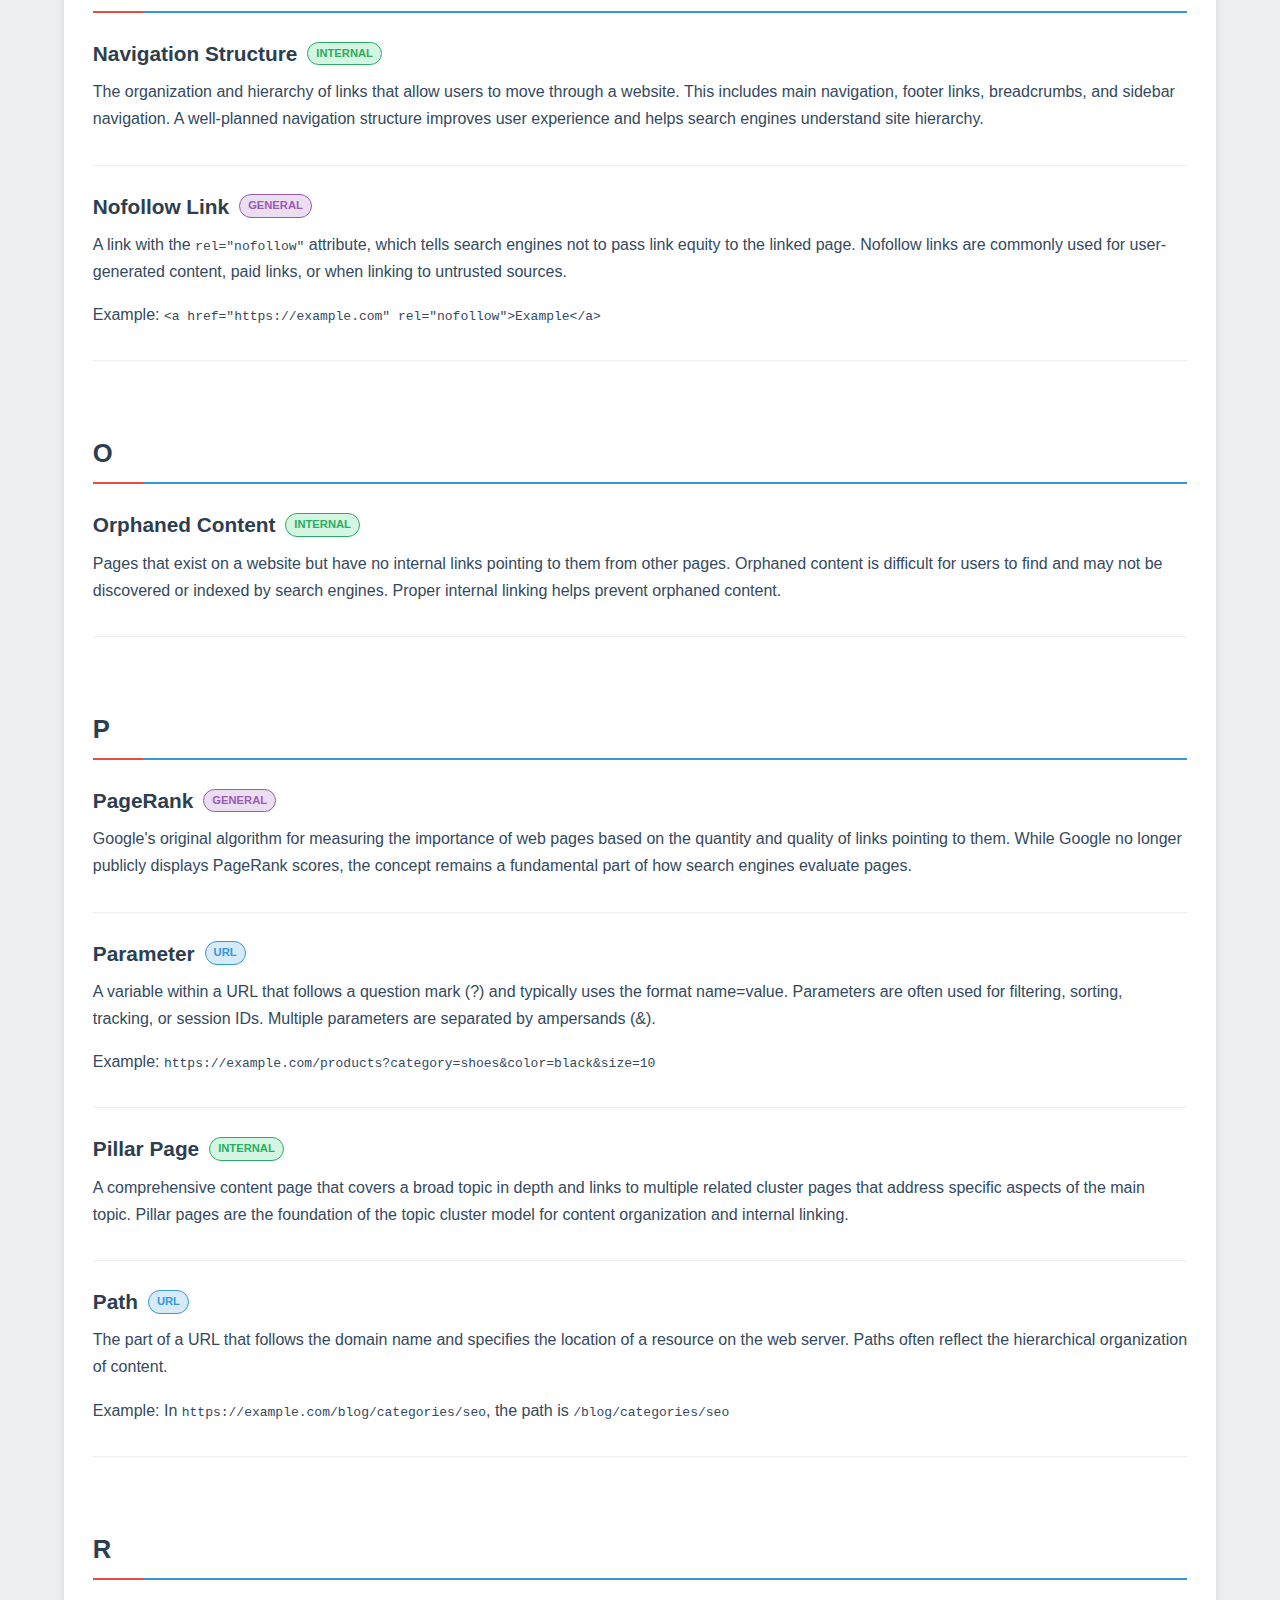
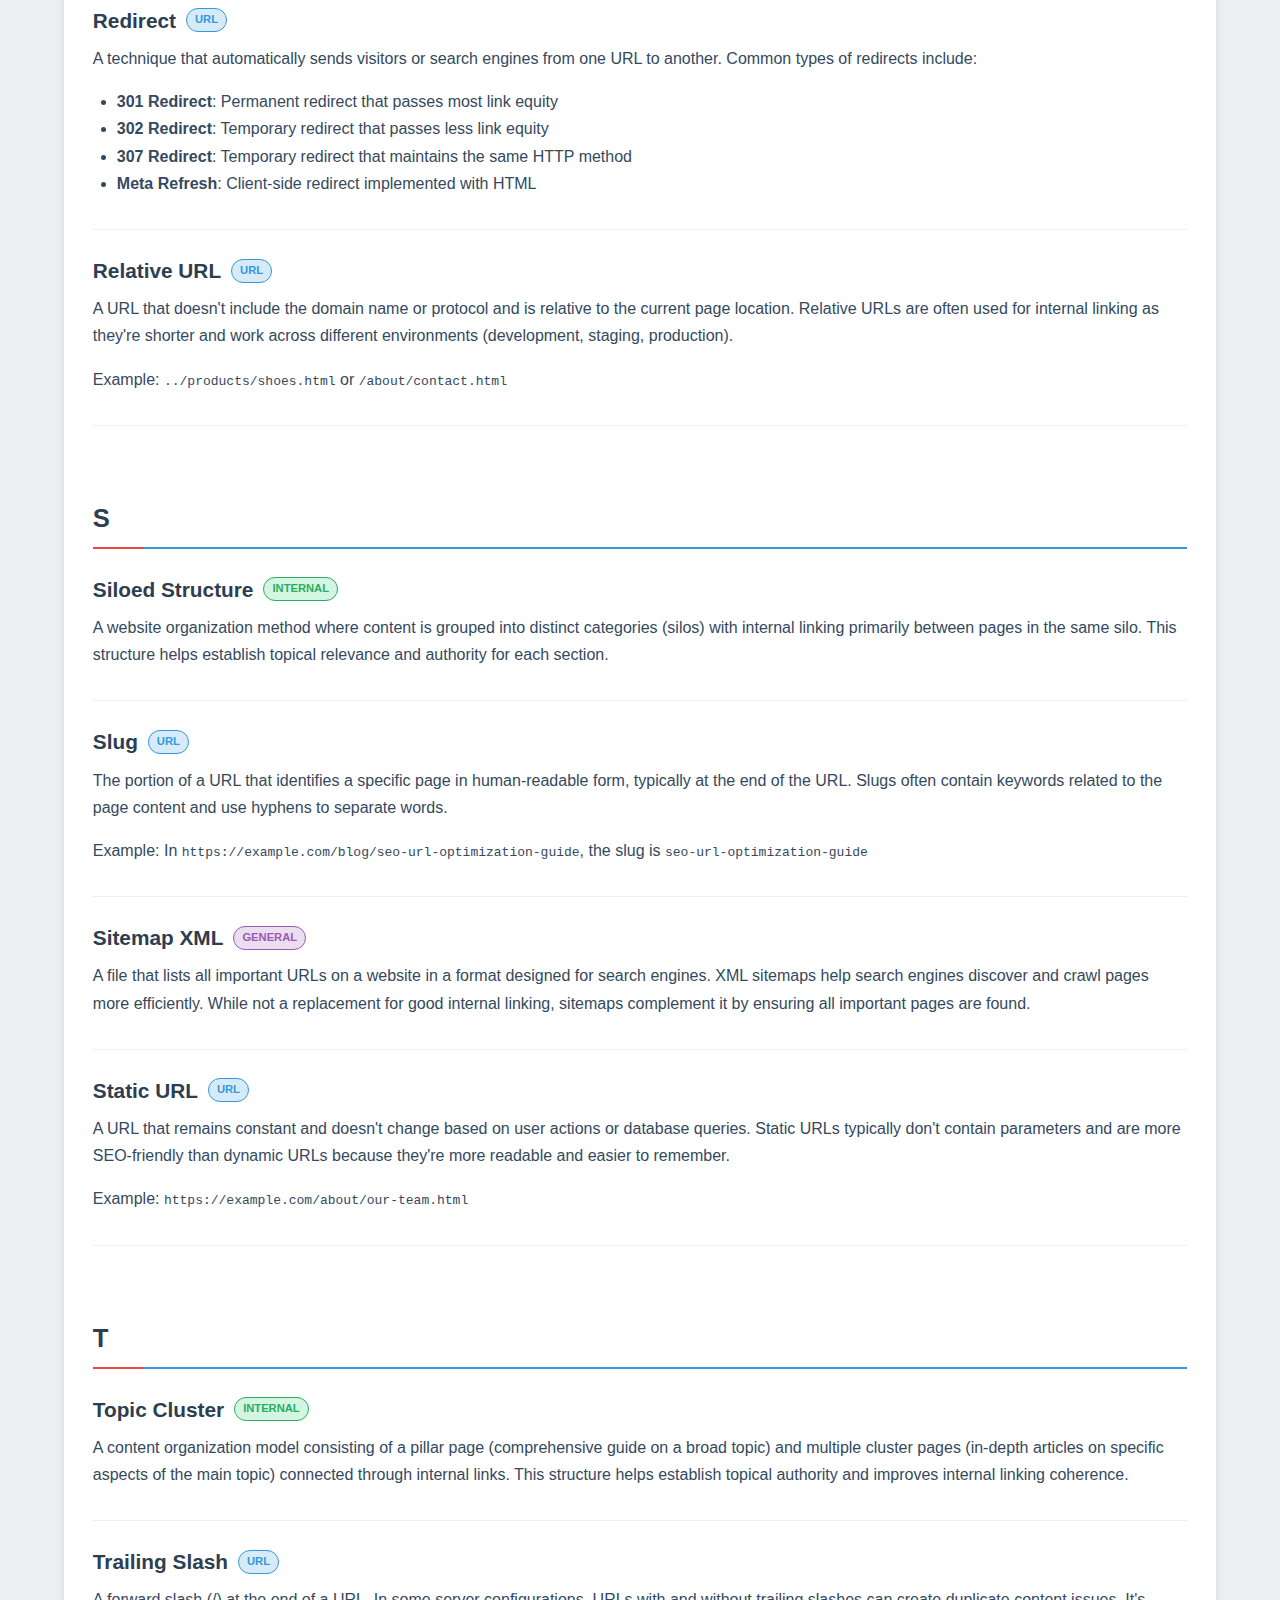
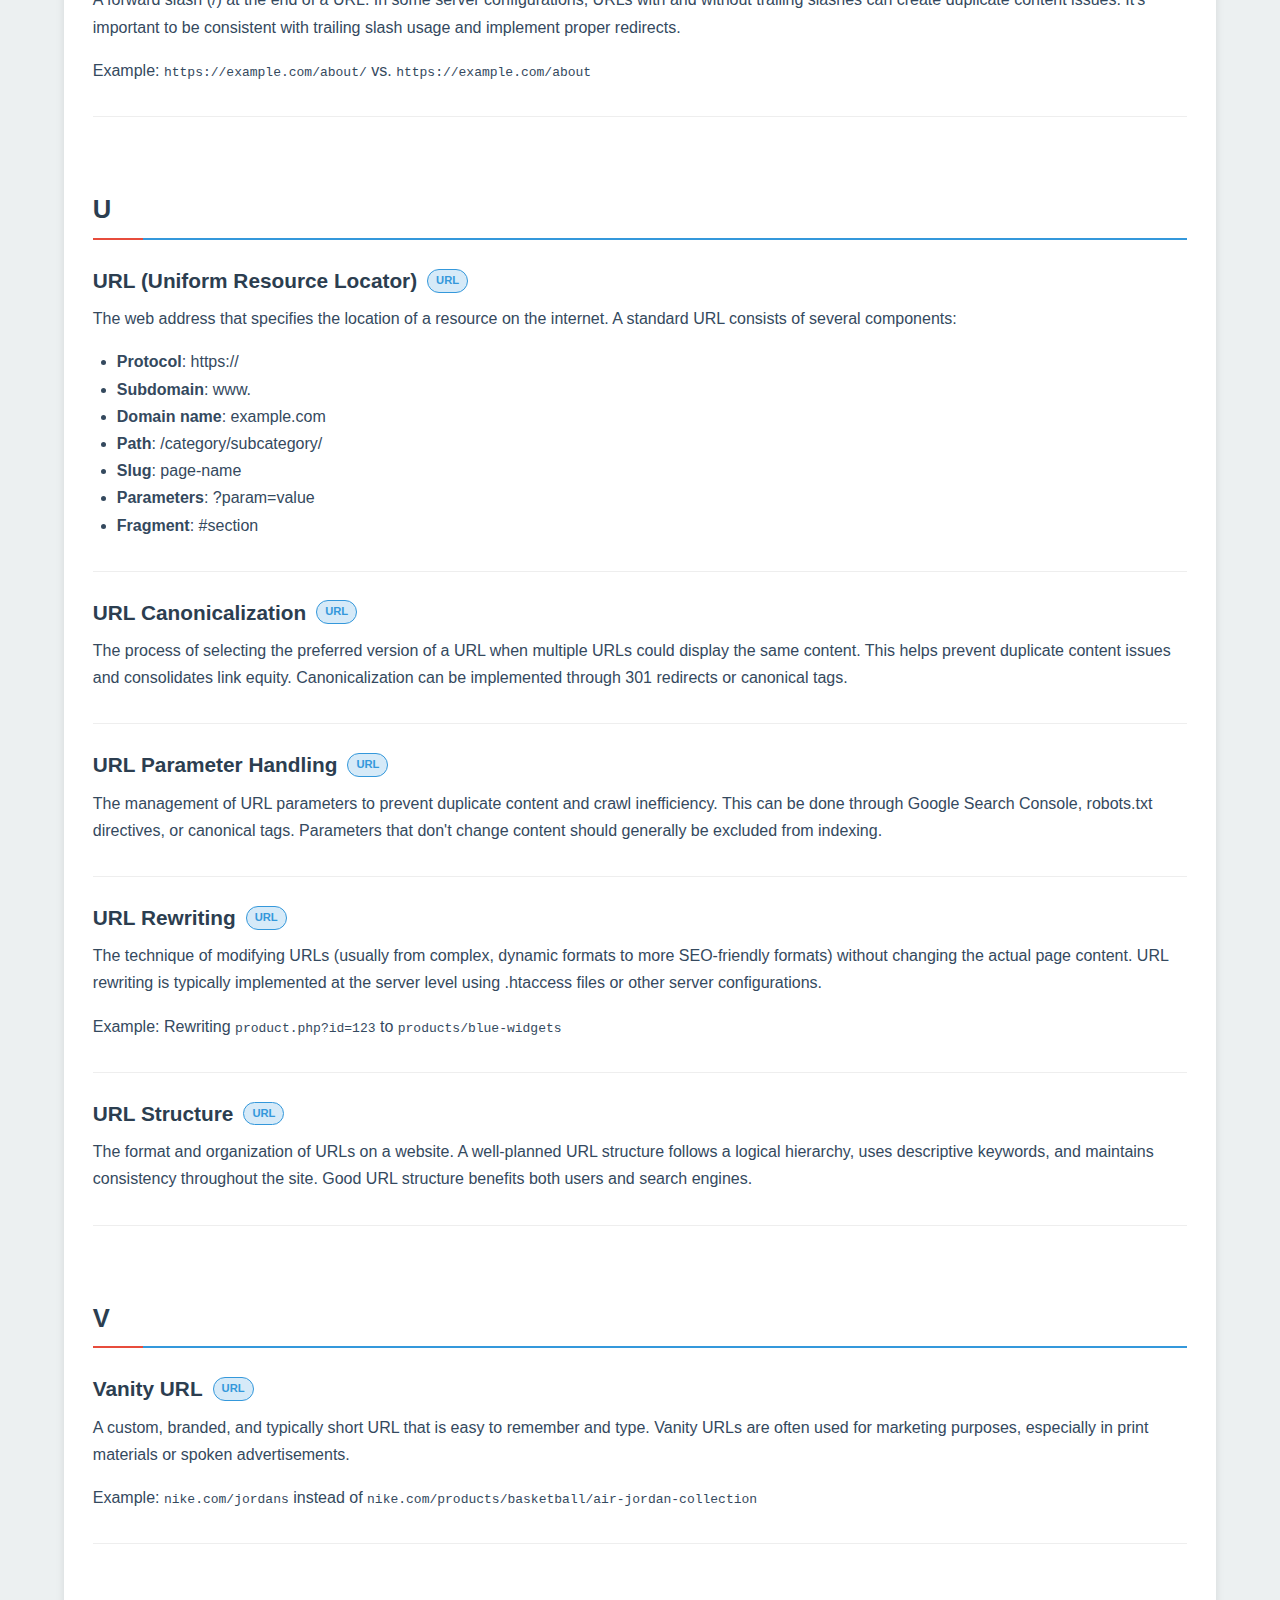
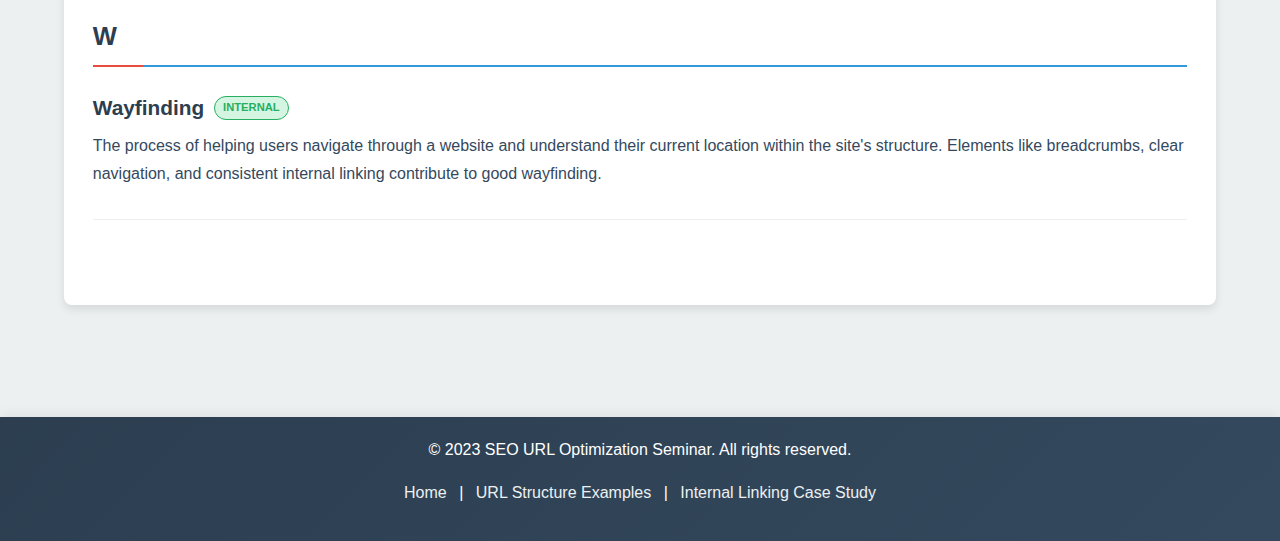
<file: page3.html>
<!DOCTYPE html>
<html lang="en">
<head>
    <meta charset="UTF-8">
    <meta name="viewport" content="width=device-width, initial-scale=1.0">
    <title>SEO Glossary - SEO URL Optimization Seminar</title>
    <link rel="stylesheet" href="styles.css">
    <style>
        /* Additional styling specific to the glossary page */
        .glossary-container {
            display: flex;
            flex-wrap: wrap;
            gap: 1rem;
        }
        
        .alphabet-nav {
            background-color: var(--light-color);
            padding: 1rem;
            border-radius: 5px;
            display: flex;
            flex-wrap: wrap;
            justify-content: center;
            margin-bottom: 1.5rem;
            position: sticky;
            top: 71px;
            z-index: 100;
        }
        
        .alphabet-nav a {
            display: inline-block;
            width: 30px;
            height: 30px;
            line-height: 30px;
            text-align: center;
            margin: 0.25rem;
            background-color: var(--primary-color);
            color: white;
            text-decoration: none;
            border-radius: 50%;
            font-weight: bold;
            transition: all 0.3s ease;
        }
        
        .alphabet-nav a:hover {
            background-color: var(--secondary-color);
            transform: scale(1.1);
        }
        
        .alphabet-nav a.disabled {
            background-color: #ccc;
            cursor: not-available;
            opacity: 0.5;
        }
        
        .glossary-section {
            margin-bottom: 2rem;
        }
        
        .glossary-entry {
            margin-bottom: 1.5rem;
            padding-bottom: 1rem;
            border-bottom: 1px solid #eee;
        }
        
        .glossary-entry h3 {
            color: var(--primary-color);
            margin-bottom: 0.5rem;
            display: flex;
            align-items: center;
        }
        
        .category-tag {
            font-size: 0.7rem;
            padding: 2px 8px;
            border-radius: 12px;
            margin-left: 10px;
            text-transform: uppercase;
            font-weight: bold;
        }
        
        .url-tag {
            background-color: rgba(52, 152, 219, 0.2);
            color: #3498db;
            border: 1px solid #3498db;
        }
        
        .internal-tag {
            background-color: rgba(46, 204, 113, 0.2);
            color: #27ae60;
            border: 1px solid #27ae60;
        }
        
        .external-tag {
            background-color: rgba(231, 76, 60, 0.2);
            color: #e74c3c;
            border: 1px solid #e74c3c;
        }
        
        .general-tag {
            background-color: rgba(155, 89, 182, 0.2);
            color: #9b59b6;
            border: 1px solid #9b59b6;
        }
        
        .search-container {
            margin-bottom: 1.5rem;
        }
        
        #glossary-search {
            width: 100%;
            padding: 0.8rem;
            border: 1px solid #ddd;
            border-radius: 4px;
            font-size: 1rem;
        }
        
        .back-to-top {
            position: fixed;
            bottom: 20px;
            right: 20px;
            background-color: var(--primary-color);
            color: white;
            width: 40px;
            height: 40px;
            border-radius: 50%;
            display: flex;
            align-items: center;
            justify-content: center;
            text-decoration: none;
            opacity: 0;
            transition: opacity 0.3s;
        }
        
        .back-to-top.visible {
            opacity: 1;
        }
        
        .back-to-top:hover {
            background-color: var(--secondary-color);
        }
    </style>
</head>
<body>
    <header>
        <h1>SEO Glossary</h1>
        <nav>
            <ul>
                <li><a href="index.html">Home</a></li>
                <li><a href="page1.html">URL Structure Examples</a></li>
                <li><a href="page2.html">Internal Linking Case Study</a></li>
            </ul>
        </nav>
    </header>

    <main>
        <section>
            <h2>SEO, URL, and Linking Terminology</h2>
            <p>This glossary provides definitions and explanations for key terms related to SEO URL optimization and linking strategies. Use this as a reference guide during the seminar and for future implementation of these concepts on your own websites.</p>
            
            <div class="search-container">
                <input type="text" id="glossary-search" placeholder="Search for terms...">
            </div>
            
            <div class="alphabet-nav">
                <a href="#section-a">A</a>
                <a href="#section-b">B</a>
                <a href="#section-c">C</a>
                <a href="#section-d">D</a>
                <a href="#section-e">E</a>
                <a href="#section-f">F</a>
                <a href="#section-g">G</a>
                <a href="#section-h">H</a>
                <a href="#section-i">I</a>
                <a href="#section-j" class="disabled">J</a>
                <a href="#section-k">K</a>
                <a href="#section-l">L</a>
                <a href="#section-m">M</a>
                <a href="#section-n">N</a>
                <a href="#section-o">O</a>
                <a href="#section-p">P</a>
                <a href="#section-q" class="disabled">Q</a>
                <a href="#section-r">R</a>
                <a href="#section-s">S</a>
                <a href="#section-t">T</a>
                <a href="#section-u">U</a>
                <a href="#section-v">V</a>
                <a href="#section-w">W</a>
                <a href="#section-x" class="disabled">X</a>
                <a href="#section-y" class="disabled">Y</a>
                <a href="#section-z" class="disabled">Z</a>
            </div>
            
            <!-- Glossary Entries -->
            <div class="glossary-container">
                <!-- A -->
                <div id="section-a" class="glossary-section">
                    <h2>A</h2>
                    
                    <div class="glossary-entry">
                        <h3>Absolute URL <span class="category-tag url-tag">URL</span></h3>
                        <p>A complete web address that includes the protocol (http/https), domain name, and path to a specific page. Example: <code>https://example.com/category/page</code>. Absolute URLs are required for linking to external websites and are sometimes used for internal linking as well.</p>
                    </div>
                    
                    <div class="glossary-entry">
                        <h3>Anchor Text <span class="category-tag internal-tag">INTERNAL</span> <span class="category-tag external-tag">EXTERNAL</span></h3>
                        <p>The clickable text in a hyperlink. Anchor text helps search engines understand what the linked page is about and is an important factor in both internal and external linking. Descriptive, keyword-rich anchor text is generally more effective for SEO than generic text like "click here" or "read more".</p>
                    </div>
                    
                    <div class="glossary-entry">
                        <h3>Authority <span class="category-tag general-tag">GENERAL</span></h3>
                        <p>The perceived trustworthiness and expertise of a website or webpage in the eyes of search engines. Sites with high authority tend to rank better for competitive keywords. Authority is built through quality content, internal linking structure, and external links from other reputable sites.</p>
                    </div>
                </div>
                
                <!-- B -->
                <div id="section-b" class="glossary-section">
                    <h2>B</h2>
                    
                    <div class="glossary-entry">
                        <h3>Backlink <span class="category-tag external-tag">EXTERNAL</span></h3>
                        <p>An incoming link to your website from another website. Also known as an inbound link or external link. Backlinks from high-quality, relevant websites are a significant ranking factor for search engines. Internal linking complements a backlink strategy by distributing link equity throughout your site.</p>
                    </div>
                    
                    <div class="glossary-entry">
                        <h3>Breadcrumb Navigation <span class="category-tag internal-tag">INTERNAL</span></h3>
                        <p>A type of secondary navigation that shows a user's location in a website's hierarchy. Breadcrumbs typically appear at the top of a page and provide links back to each previous page the user navigated through. They improve user experience and help search engines understand site structure.</p>
                        <p>Example: Home > Category > Subcategory > Current Page</p>
                    </div>
                    
                    <div class="glossary-entry">
                        <h3>Broken Link <span class="category-tag internal-tag">INTERNAL</span> <span class="category-tag external-tag">EXTERNAL</span></h3>
                        <p>A hyperlink that points to a non-existent destination, typically resulting in a 404 error. Broken links can harm user experience and SEO, as they waste crawl budget and signal poor site maintenance. Regular audits should identify and fix broken links.</p>
                    </div>
                </div>
                
                <!-- C -->
                <div id="section-c" class="glossary-section">
                    <h2>C</h2>
                    
                    <div class="glossary-entry">
                        <h3>Canonical URL <span class="category-tag url-tag">URL</span></h3>
                        <p>The preferred version of a web page when duplicate or very similar versions exist. Search engines use the canonical URL to determine which version to index and rank. Canonicalization helps prevent duplicate content issues and consolidates link equity.</p>
                        <p>Example: Using <code>&lt;link rel="canonical" href="https://example.com/preferred-page" /&gt;</code> in the HTML head.</p>
                    </div>
                    
                    <div class="glossary-entry">
                        <h3>Contextual Link <span class="category-tag internal-tag">INTERNAL</span> <span class="category-tag external-tag">EXTERNAL</span></h3>
                        <p>A link that appears within the main content of a page, usually embedded within paragraph text. These links are typically more valuable than navigational links because they provide context about the linked content and often use descriptive anchor text.</p>
                    </div>
                    
                    <div class="glossary-entry">
                        <h3>Crawl Budget <span class="category-tag general-tag">GENERAL</span></h3>
                        <p>The number of pages a search engine will crawl on your website within a given timeframe. Effective URL structure and internal linking help search engines use this budget efficiently by prioritizing important pages and avoiding endless crawling of duplicate or low-value URLs.</p>
                    </div>
                </div>
                
                <!-- D -->
                <div id="section-d" class="glossary-section">
                    <h2>D</h2>
                    
                    <div class="glossary-entry">
                        <h3>Deep Linking <span class="category-tag internal-tag">INTERNAL</span></h3>
                        <p>The practice of linking to specific, relevant pages deep within a website's hierarchy rather than just the homepage or top-level pages. Deep linking helps users find specific content and helps search engines discover and index deep pages.</p>
                    </div>
                    
                    <div class="glossary-entry">
                        <h3>Domain Authority <span class="category-tag general-tag">GENERAL</span></h3>
                        <p>A metric developed by Moz that predicts how well a website will rank in search engine results. It's calculated based on various factors including linking patterns. A strong internal linking structure can help improve domain authority by distributing link equity throughout the site.</p>
                    </div>
                    
                    <div class="glossary-entry">
                        <h3>Dynamic URL <span class="category-tag url-tag">URL</span></h3>
                        <p>A URL that is generated on-the-fly and typically contains parameters that change based on user actions or database queries. Dynamic URLs often include characters like ?, &, =, and % followed by numbers or codes. These are generally less SEO-friendly than static URLs.</p>
                        <p>Example: <code>https://example.com/products.php?category=123&sort=price</code></p>
                    </div>
                </div>
                
                <!-- E -->
                <div id="section-e" class="glossary-section">
                    <h2>E</h2>
                    
                    <div class="glossary-entry">
                        <h3>External Link <span class="category-tag external-tag">EXTERNAL</span></h3>
                        <p>A hyperlink that points from your website to a different domain. External links to authoritative sources can signal to search engines that your content is well-researched and connected to the broader web ecosystem. However, too many external links without proper attributes may drain link equity.</p>
                    </div>
                </div>
                
                <!-- F -->
                <div id="section-f" class="glossary-section">
                    <h2>F</h2>
                    
                    <div class="glossary-entry">
                        <h3>Flat Architecture <span class="category-tag internal-tag">INTERNAL</span></h3>
                        <p>A website structure where most pages are accessible within a few clicks from the homepage. This contrasts with deep hierarchies that require many clicks to reach deep content. Flat architectures generally help with SEO by making it easier for users and search engines to find content.</p>
                    </div>
                    
                    <div class="glossary-entry">
                        <h3>Friendly URL <span class="category-tag url-tag">URL</span></h3>
                        <p>A URL that is easy for humans to read and understand. Friendly URLs typically contain words rather than numbers or cryptic parameters, use hyphens to separate words, and have a logical structure that indicates the content's category or topic.</p>
                        <p>Example: <code>https://example.com/cameras/dslr/canon-models</code></p>
                    </div>
                </div>
                
                <!-- G -->
                <div id="section-g" class="glossary-section">
                    <h2>G</h2>
                    
                    <div class="glossary-entry">
                        <h3>Global Navigation <span class="category-tag internal-tag">INTERNAL</span></h3>
                        <p>The main navigation menu that appears consistently throughout a website, typically in the header. Global navigation provides internal links to the most important sections of a site and helps establish site hierarchy for both users and search engines.</p>
                    </div>
                </div>
                
                <!-- H -->
                <div id="section-h" class="glossary-section">
                    <h2>H</h2>
                    
                    <div class="glossary-entry">
                        <h3>HTTP Status Codes <span class="category-tag url-tag">URL</span></h3>
                        <p>Numerical codes that servers return to browsers to indicate the status of a request. Important status codes for URL optimization include:</p>
                        <ul>
                            <li><strong>200 (OK)</strong>: The page was successfully found and delivered</li>
                            <li><strong>301 (Moved Permanently)</strong>: The page has permanently moved to a new URL</li>
                            <li><strong>302 (Found/Temporary Redirect)</strong>: The page is temporarily located at a different URL</li>
                            <li><strong>404 (Not Found)</strong>: The requested page does not exist</li>
                            <li><strong>410 (Gone)</strong>: The page has been permanently removed</li>
                        </ul>
                    </div>
                    
                    <div class="glossary-entry">
                        <h3>HTML Sitemap <span class="category-tag internal-tag">INTERNAL</span></h3>
                        <p>A page on a website that lists and links to all or most of the site's important pages, organized in a hierarchical structure. HTML sitemaps help users find content and provide additional internal linking that helps search engines discover and understand site structure.</p>
                    </div>
                    
                    <div class="glossary-entry">
                        <h3>Hub Page <span class="category-tag internal-tag">INTERNAL</span></h3>
                        <p>A comprehensive resource page that links to multiple related pages on a specific topic. Hub pages are similar to pillar pages in the topic cluster model and help establish topical authority while providing a strong internal linking structure.</p>
                    </div>
                </div>
                
                <!-- I -->
                <div id="section-i" class="glossary-section">
                    <h2>I</h2>
                    
                    <div class="glossary-entry">
                        <h3>Internal Link <span class="category-tag internal-tag">INTERNAL</span></h3>
                        <p>A hyperlink that points from one page to another page within the same website. Internal links help users navigate, establish site hierarchy, distribute link equity, and help search engines discover and understand the relationships between pages.</p>
                    </div>
                    
                    <div class="glossary-entry">
                        <h3>Index <span class="category-tag general-tag">GENERAL</span></h3>
                        <p>The database of web pages that search engines use to respond to search queries. For a page to appear in search results, it must first be crawled and added to this index. Proper URL structure and internal linking help search engines efficiently index your content.</p>
                    </div>
                </div>
                
                <!-- K -->
                <div id="section-k" class="glossary-section">
                    <h2>K</h2>
                    
                    <div class="glossary-entry">
                        <h3>Keyword Cannibalization <span class="category-tag general-tag">GENERAL</span></h3>
                        <p>The situation where multiple pages on a website target the same keyword, causing them to compete against each other in search rankings. Proper internal linking with distinct anchor text can help differentiate similar pages and reduce cannibalization.</p>
                    </div>
                    
                    <div class="glossary-entry">
                        <h3>Keyword-Rich URL <span class="category-tag url-tag">URL</span></h3>
                        <p>A URL that contains relevant keywords related to the page's content. Including targeted keywords in URLs can help with SEO, but they should be used naturally and not overstuffed.</p>
                        <p>Example: <code>https://example.com/digital-marketing/seo-beginners-guide</code></p>
                    </div>
                </div>
                
                <!-- L -->
                <div id="section-l" class="glossary-section">
                    <h2>L</h2>
                    
                    <div class="glossary-entry">
                        <h3>Link Equity (Link Juice) <span class="category-tag internal-tag">INTERNAL</span> <span class="category-tag external-tag">EXTERNAL</span></h3>
                        <p>The SEO value that passes from one page to another through hyperlinks. Also known as "link juice." Strategic internal linking helps distribute link equity from high-authority pages to those that need a ranking boost.</p>
                    </div>
                    
                    <div class="glossary-entry">
                        <h3>Link Velocity <span class="category-tag general-tag">GENERAL</span></h3>
                        <p>The rate at which a website gains or loses links over time. A natural link velocity pattern (steady growth with occasional spikes) appears more authentic to search engines than sudden, unnatural increases.</p>
                    </div>
                    
                    <div class="glossary-entry">
                        <h3>Link Profile <span class="category-tag general-tag">GENERAL</span></h3>
                        <p>The complete collection of links pointing to a website, including internal links between pages and external links from other sites. A healthy link profile is diverse in terms of sources, anchor text, and link types.</p>
                    </div>
                </div>
                
                <!-- M -->
                <div id="section-m" class="glossary-section">
                    <h2>M</h2>
                    
                    <div class="glossary-entry">
                        <h3>Mobile-Friendly URL <span class="category-tag url-tag">URL</span></h3>
                        <p>A URL that is optimized for mobile devices, typically by being shorter to accommodate smaller screens and easier to type on mobile keyboards. With mobile-first indexing, mobile-friendly URLs are increasingly important.</p>
                    </div>
                </div>
                
                <!-- N -->
                <div id="section-n" class="glossary-section">
                    <h2>N</h2>
                    
                    <div class="glossary-entry">
                        <h3>Navigation Structure <span class="category-tag internal-tag">INTERNAL</span></h3>
                        <p>The organization and hierarchy of links that allow users to move through a website. This includes main navigation, footer links, breadcrumbs, and sidebar navigation. A well-planned navigation structure improves user experience and helps search engines understand site hierarchy.</p>
                    </div>
                    
                    <div class="glossary-entry">
                        <h3>Nofollow Link <span class="category-tag general-tag">GENERAL</span></h3>
                        <p>A link with the <code>rel="nofollow"</code> attribute, which tells search engines not to pass link equity to the linked page. Nofollow links are commonly used for user-generated content, paid links, or when linking to untrusted sources.</p>
                        <p>Example: <code>&lt;a href="https://example.com" rel="nofollow"&gt;Example&lt;/a&gt;</code></p>
                    </div>
                </div>
                
                <!-- O -->
                <div id="section-o" class="glossary-section">
                    <h2>O</h2>
                    
                    <div class="glossary-entry">
                        <h3>Orphaned Content <span class="category-tag internal-tag">INTERNAL</span></h3>
                        <p>Pages that exist on a website but have no internal links pointing to them from other pages. Orphaned content is difficult for users to find and may not be discovered or indexed by search engines. Proper internal linking helps prevent orphaned content.</p>
                    </div>
                </div>
                
                <!-- P -->
                <div id="section-p" class="glossary-section">
                    <h2>P</h2>
                    
                    <div class="glossary-entry">
                        <h3>PageRank <span class="category-tag general-tag">GENERAL</span></h3>
                        <p>Google's original algorithm for measuring the importance of web pages based on the quantity and quality of links pointing to them. While Google no longer publicly displays PageRank scores, the concept remains a fundamental part of how search engines evaluate pages.</p>
                    </div>
                    
                    <div class="glossary-entry">
                        <h3>Parameter <span class="category-tag url-tag">URL</span></h3>
                        <p>A variable within a URL that follows a question mark (?) and typically uses the format name=value. Parameters are often used for filtering, sorting, tracking, or session IDs. Multiple parameters are separated by ampersands (&).</p>
                        <p>Example: <code>https://example.com/products?category=shoes&color=black&size=10</code></p>
                    </div>
                    
                    <div class="glossary-entry">
                        <h3>Pillar Page <span class="category-tag internal-tag">INTERNAL</span></h3>
                        <p>A comprehensive content page that covers a broad topic in depth and links to multiple related cluster pages that address specific aspects of the main topic. Pillar pages are the foundation of the topic cluster model for content organization and internal linking.</p>
                    </div>
                    
                    <div class="glossary-entry">
                        <h3>Path <span class="category-tag url-tag">URL</span></h3>
                        <p>The part of a URL that follows the domain name and specifies the location of a resource on the web server. Paths often reflect the hierarchical organization of content.</p>
                        <p>Example: In <code>https://example.com/blog/categories/seo</code>, the path is <code>/blog/categories/seo</code></p>
                    </div>
                </div>
                
                <!-- R -->
                <div id="section-r" class="glossary-section">
                    <h2>R</h2>
                    
                    <div class="glossary-entry">
                        <h3>Redirect <span class="category-tag url-tag">URL</span></h3>
                        <p>A technique that automatically sends visitors or search engines from one URL to another. Common types of redirects include:</p>
                        <ul>
                            <li><strong>301 Redirect</strong>: Permanent redirect that passes most link equity</li>
                            <li><strong>302 Redirect</strong>: Temporary redirect that passes less link equity</li>
                            <li><strong>307 Redirect</strong>: Temporary redirect that maintains the same HTTP method</li>
                            <li><strong>Meta Refresh</strong>: Client-side redirect implemented with HTML</li>
                        </ul>
                    </div>
                    
                    <div class="glossary-entry">
                        <h3>Relative URL <span class="category-tag url-tag">URL</span></h3>
                        <p>A URL that doesn't include the domain name or protocol and is relative to the current page location. Relative URLs are often used for internal linking as they're shorter and work across different environments (development, staging, production).</p>
                        <p>Example: <code>../products/shoes.html</code> or <code>/about/contact.html</code></p>
                    </div>
                </div>
                
                <!-- S -->
                <div id="section-s" class="glossary-section">
                    <h2>S</h2>
                    
                    <div class="glossary-entry">
                        <h3>Siloed Structure <span class="category-tag internal-tag">INTERNAL</span></h3>
                        <p>A website organization method where content is grouped into distinct categories (silos) with internal linking primarily between pages in the same silo. This structure helps establish topical relevance and authority for each section.</p>
                    </div>
                    
                    <div class="glossary-entry">
                        <h3>Slug <span class="category-tag url-tag">URL</span></h3>
                        <p>The portion of a URL that identifies a specific page in human-readable form, typically at the end of the URL. Slugs often contain keywords related to the page content and use hyphens to separate words.</p>
                        <p>Example: In <code>https://example.com/blog/seo-url-optimization-guide</code>, the slug is <code>seo-url-optimization-guide</code></p>
                    </div>
                    
                    <div class="glossary-entry">
                        <h3>Sitemap XML <span class="category-tag general-tag">GENERAL</span></h3>
                        <p>A file that lists all important URLs on a website in a format designed for search engines. XML sitemaps help search engines discover and crawl pages more efficiently. While not a replacement for good internal linking, sitemaps complement it by ensuring all important pages are found.</p>
                    </div>
                    
                    <div class="glossary-entry">
                        <h3>Static URL <span class="category-tag url-tag">URL</span></h3>
                        <p>A URL that remains constant and doesn't change based on user actions or database queries. Static URLs typically don't contain parameters and are more SEO-friendly than dynamic URLs because they're more readable and easier to remember.</p>
                        <p>Example: <code>https://example.com/about/our-team.html</code></p>
                    </div>
                </div>
                
                <!-- T -->
                <div id="section-t" class="glossary-section">
                    <h2>T</h2>
                    
                    <div class="glossary-entry">
                        <h3>Topic Cluster <span class="category-tag internal-tag">INTERNAL</span></h3>
                        <p>A content organization model consisting of a pillar page (comprehensive guide on a broad topic) and multiple cluster pages (in-depth articles on specific aspects of the main topic) connected through internal links. This structure helps establish topical authority and improves internal linking coherence.</p>
                    </div>
                    
                    <div class="glossary-entry">
                        <h3>Trailing Slash <span class="category-tag url-tag">URL</span></h3>
                        <p>A forward slash (/) at the end of a URL. In some server configurations, URLs with and without trailing slashes can create duplicate content issues. It's important to be consistent with trailing slash usage and implement proper redirects.</p>
                        <p>Example: <code>https://example.com/about/</code> vs. <code>https://example.com/about</code></p>
                    </div>
                </div>
                
                <!-- U -->
                <div id="section-u" class="glossary-section">
                    <h2>U</h2>
                    
                    <div class="glossary-entry">
                        <h3>URL (Uniform Resource Locator) <span class="category-tag url-tag">URL</span></h3>
                        <p>The web address that specifies the location of a resource on the internet. A standard URL consists of several components:</p>
                        <ul>
                            <li><strong>Protocol</strong>: https://</li>
                            <li><strong>Subdomain</strong>: www.</li>
                            <li><strong>Domain name</strong>: example.com</li>
                            <li><strong>Path</strong>: /category/subcategory/</li>
                            <li><strong>Slug</strong>: page-name</li>
                            <li><strong>Parameters</strong>: ?param=value</li>
                            <li><strong>Fragment</strong>: #section</li>
                        </ul>
                    </div>
                    
                    <div class="glossary-entry">
                        <h3>URL Canonicalization <span class="category-tag url-tag">URL</span></h3>
                        <p>The process of selecting the preferred version of a URL when multiple URLs could display the same content. This helps prevent duplicate content issues and consolidates link equity. Canonicalization can be implemented through 301 redirects or canonical tags.</p>
                    </div>
                    
                    <div class="glossary-entry">
                        <h3>URL Parameter Handling <span class="category-tag url-tag">URL</span></h3>
                        <p>The management of URL parameters to prevent duplicate content and crawl inefficiency. This can be done through Google Search Console, robots.txt directives, or canonical tags. Parameters that don't change content should generally be excluded from indexing.</p>
                    </div>
                    
                    <div class="glossary-entry">
                        <h3>URL Rewriting <span class="category-tag url-tag">URL</span></h3>
                        <p>The technique of modifying URLs (usually from complex, dynamic formats to more SEO-friendly formats) without changing the actual page content. URL rewriting is typically implemented at the server level using .htaccess files or other server configurations.</p>
                        <p>Example: Rewriting <code>product.php?id=123</code> to <code>products/blue-widgets</code></p>
                    </div>
                    
                    <div class="glossary-entry">
                        <h3>URL Structure <span class="category-tag url-tag">URL</span></h3>
                        <p>The format and organization of URLs on a website. A well-planned URL structure follows a logical hierarchy, uses descriptive keywords, and maintains consistency throughout the site. Good URL structure benefits both users and search engines.</p>
                    </div>
                </div>
                
                <!-- V -->
                <div id="section-v" class="glossary-section">
                    <h2>V</h2>
                    
                    <div class="glossary-entry">
                        <h3>Vanity URL <span class="category-tag url-tag">URL</span></h3>
                        <p>A custom, branded, and typically short URL that is easy to remember and type. Vanity URLs are often used for marketing purposes, especially in print materials or spoken advertisements.</p>
                        <p>Example: <code>nike.com/jordans</code> instead of <code>nike.com/products/basketball/air-jordan-collection</code></p>
                    </div>
                </div>
                
                <!-- W -->
                <div id="section-w" class="glossary-section">
                    <h2>W</h2>
                    
                    <div class="glossary-entry">
                        <h3>Wayfinding <span class="category-tag internal-tag">INTERNAL</span></h3>
                        <p>The process of helping users navigate through a website and understand their current location within the site's structure. Elements like breadcrumbs, clear navigation, and consistent internal linking contribute to good wayfinding.</p>
                    </div>
                </div>
            </div>
        </section>
    </main>

    <footer>
        <p>&copy; 2023 SEO URL Optimization Seminar. All rights reserved.</p>
        <p>
            <a href="index.html">Home</a> | 
            <a href="page1.html">URL Structure Examples</a> | 
            <a href="page2.html">Internal Linking Case Study</a>
        </p>
    </footer>
    
    <a href="#" class="back-to-top" id="back-to-top">↑</a>
    
    <script>
        // Glossary search functionality
        const searchInput = document.getElementById('glossary-search');
        const glossaryEntries = document.querySelectorAll('.glossary-entry');
        
        if (searchInput) {
            searchInput.addEventListener('input', function() {
                const searchTerm = this.value.toLowerCase();
                
                glossaryEntries.forEach(entry => {
                    const term = entry.querySelector('h3').textContent.toLowerCase();
                    const description = entry.querySelector('p').textContent.toLowerCase();
                    
                    if (term.includes(searchTerm) || description.includes(searchTerm)) {
                        entry.style.display = 'block';
                    } else {
                        entry.style.display = 'none';
                    }
                });
            });
        }
        
        // Back to top button
        const backToTopButton = document.getElementById('back-to-top');
        
        if (backToTopButton) {
            window.addEventListener('scroll', function() {
                if (window.pageYOffset > 300) {
                    backToTopButton.classList.add('visible');
                } else {
                    backToTopButton.classList.remove('visible');
                }
            });
            
            backToTopButton.addEventListener('click', function(e) {
                e.preventDefault();
                window.scrollTo({top: 0, behavior: 'smooth'});
            });
        }
    </script>
</body>
</html>
</file>
<file: styles.css>
/* Global Styles */
:root {
    --primary-color: #2c3e50;
    --primary-light: #34495e;
    --secondary-color: #3498db;
    --secondary-light: #5dade2;
    --accent-color: #e74c3c;
    --accent-light: #f1948a;
    --light-color: #ecf0f1;
    --dark-color: #34495e;
    --success-color: #27ae60;
    --warning-color: #f39c12;
    --font-main: 'Segoe UI', Tahoma, Geneva, Verdana, sans-serif;
    --shadow-small: 0 2px 5px rgba(0, 0, 0, 0.1);
    --shadow-medium: 0 4px 8px rgba(0, 0, 0, 0.1);
    --gradient-primary: linear-gradient(135deg, var(--primary-color), var(--primary-light));
    --gradient-secondary: linear-gradient(135deg, var(--secondary-color), var(--secondary-light));
}

* {
    margin: 0;
    padding: 0;
    box-sizing: border-box;
}

html {
    scroll-behavior: smooth;
    scroll-padding-top: 60px; /* Adjusted for smaller header */
}

body {
    font-family: var(--font-main);
    line-height: 1.6;
    color: var(--dark-color);
    background-color: var(--light-color);
    background-image: linear-gradient(to bottom, #f9f9f9, var(--light-color));
    background-attachment: fixed;
    padding-top: 60px; /* Reduced for smaller header */
}

header {
    background-image: var(--gradient-primary);
    color: white;
    padding: 0.6rem 1rem;
    position: fixed;
    top: 0;
    width: 100%;
    z-index: 1000;
    box-shadow: var(--shadow-medium);
    display: flex;
    justify-content: space-between;
    align-items: center;
    height: 60px; /* Fixed height for header */
}

header h1 {
    margin: 0;
    font-size: 1.4rem;
    letter-spacing: 0.5px;
    text-shadow: 1px 1px 2px rgba(0, 0, 0, 0.2);
}

nav {
    display: flex;
    align-items: center;
}

nav ul {
    display: flex;
    list-style: none;
    flex-wrap: wrap;
    margin: 0;
}

nav ul li {
    margin-right: 1.2rem;
}

nav ul li:last-child {
    margin-right: 0;
}

nav ul li a {
    color: white;
    text-decoration: none;
    font-weight: 500;
    font-size: 0.9rem;
    padding: 0.3rem 0.5rem;
    border-radius: 4px;
    transition: all 0.3s ease;
}

nav ul li a:hover {
    background-color: rgba(255, 255, 255, 0.15);
    color: var(--light-color);
    transform: translateY(-2px);
}

main {
    max-width: 1200px;
    margin: 0 auto;
    padding: 1.5rem;
}

section {
    margin-bottom: 2.5rem;
    padding: 1.8rem;
    background-color: white;
    border-radius: 8px;
    box-shadow: var(--shadow-medium);
    transition: transform 0.3s ease, box-shadow 0.3s ease;
    border-top: 3px solid var(--secondary-color);
}

section:hover {
    transform: translateY(-5px);
    box-shadow: 0 10px 20px rgba(0, 0, 0, 0.08);
}

h2 {
    color: var(--primary-color);
    margin-bottom: 1.5rem;
    padding-bottom: 0.5rem;
    border-bottom: 2px solid var(--secondary-color);
    position: relative;
    font-size: 1.6rem;
}

h2::after {
    content: '';
    position: absolute;
    bottom: -2px;
    left: 0;
    width: 50px;
    height: 2px;
    background-color: var(--accent-color);
}

h3 {
    color: var(--secondary-color);
    margin: 1.2rem 0 0.8rem;
    font-size: 1.3rem;
}

h4 {
    color: var(--dark-color);
    margin: 1rem 0 0.5rem;
    font-size: 1.1rem;
}

p, ul, ol {
    margin-bottom: 1rem;
    line-height: 1.7;
}

ul, ol {
    padding-left: 1.5rem;
}

.content-columns {
    display: flex;
    flex-wrap: wrap;
    gap: 2rem;
}

.column {
    flex: 1;
    min-width: 250px;
}

/* URL Examples */
.url-example {
    padding: 0.8rem;
    border-radius: 6px;
    font-family: monospace;
    word-break: break-all;
    margin: 0.5rem 0;
    box-shadow: 0 1px 3px rgba(0, 0, 0, 0.05);
    transition: all 0.3s ease;
}

.url-example:hover {
    transform: scale(1.01);
}

.good {
    background-color: rgba(39, 174, 96, 0.1);
    border-left: 4px solid var(--success-color);
}

.bad {
    background-color: rgba(231, 76, 60, 0.1);
    border-left: 4px solid var(--accent-color);
}

/* Example Blocks */
.example {
    background-color: rgba(52, 152, 219, 0.05);
    padding: 1.2rem;
    border-radius: 8px;
    margin: 1.2rem 0;
    border: 1px solid rgba(52, 152, 219, 0.2);
    box-shadow: 0 2px 5px rgba(0, 0, 0, 0.05);
    transition: all 0.3s ease;
}

.example:hover {
    box-shadow: 0 5px 15px rgba(0, 0, 0, 0.08);
    border-color: rgba(52, 152, 219, 0.4);
}

/* Live Demo Section */
.demo-container {
    display: flex;
    flex-direction: column;
    gap: 2rem;
}

.demo-panel {
    border: 1px solid #ddd;
    border-radius: 8px;
    padding: 1.5rem;
    background-color: white;
    box-shadow: var(--shadow-medium);
    transition: all 0.3s ease;
}

.demo-panel:hover {
    box-shadow: 0 8px 16px rgba(0, 0, 0, 0.1);
    border-color: var(--secondary-color);
}

.demo-panel h3 {
    color: var(--primary-color);
    font-size: 1.3rem;
    margin-bottom: 1rem;
    border-bottom: 1px solid rgba(52, 152, 219, 0.2);
    padding-bottom: 0.5rem;
}

.demo-tool label, 
.link-analyzer label {
    display: block;
    margin-bottom: 0.5rem;
    font-weight: bold;
    color: var(--dark-color);
}

.demo-tool input, 
.link-analyzer textarea {
    width: 100%;
    padding: 0.8rem;
    margin-bottom: 1rem;
    border: 1px solid #ddd;
    border-radius: 6px;
    transition: all 0.3s ease;
    box-shadow: inset 0 1px 3px rgba(0, 0, 0, 0.05);
}

.demo-tool input:focus, 
.link-analyzer textarea:focus {
    border-color: var(--secondary-color);
    box-shadow: 0 0 0 3px rgba(52, 152, 219, 0.1);
    outline: none;
}

.link-analyzer textarea {
    min-height: 150px;
}

button {
    background-image: var(--gradient-secondary);
    color: white;
    border: none;
    padding: 0.7rem 1.2rem;
    border-radius: 6px;
    cursor: pointer;
    font-weight: bold;
    transition: all 0.3s;
    box-shadow: 0 2px 5px rgba(0, 0, 0, 0.1);
}

button:hover {
    box-shadow: 0 4px 8px rgba(0, 0, 0, 0.15);
    transform: translateY(-2px);
}

button:active {
    transform: translateY(1px);
}

.results, .analysis-results {
    margin-top: 1.5rem;
    padding: 1.2rem;
    background-color: rgba(236, 240, 241, 0.7);
    border-radius: 6px;
    border: 1px solid rgba(52, 152, 219, 0.2);
    display: none; /* Will be shown by JavaScript when results are available */
    box-shadow: 0 2px 5px rgba(0, 0, 0, 0.05);
}

/* Site Structure Visualizer */
.site-structure {
    display: flex;
    flex-direction: column;
    gap: 1rem;
}

.site-map {
    min-height: 300px;
    border: 1px dashed #ccc;
    padding: 1.2rem;
    border-radius: 8px;
    background-color: rgba(236, 240, 241, 0.5);
    transition: all 0.3s ease;
}

.site-map:hover {
    background-color: rgba(236, 240, 241, 0.8);
    border-color: var(--secondary-color);
}

.controls {
    display: flex;
    gap: 0.5rem;
    margin-top: 1rem;
}

/* Footer */
footer {
    background-image: var(--gradient-primary);
    color: white;
    text-align: center;
    padding: 1.2rem;
    margin-top: 3rem;
    box-shadow: 0 -4px 10px rgba(0, 0, 0, 0.05);
}

footer a {
    color: var(--light-color);
    text-decoration: none;
    transition: all 0.3s ease;
    padding: 0.3rem 0.5rem;
    border-radius: 4px;
}

footer a:hover {
    background-color: rgba(255, 255, 255, 0.1);
    text-decoration: none;
}

/* Media Queries for Responsive Design */
@media (max-width: 768px) {
    body {
        padding-top: 60px; /* Adjusted for smaller header */
    }
    
    header {
        padding: 0.5rem;
        height: auto;
        flex-direction: column;
        align-items: flex-start;
    }
    
    header h1 {
        font-size: 1.2rem;
        margin-bottom: 0.5rem;
    }
    
    nav {
        width: 100%;
    }
    
    nav ul {
        flex-direction: row;
        flex-wrap: wrap;
        justify-content: flex-start;
        gap: 0.5rem;
    }
    
    nav ul li {
        margin-right: 0;
        margin-bottom: 0.3rem;
    }
    
    nav ul li a {
        font-size: 0.8rem;
        padding: 0.2rem 0.4rem;
    }
    
    .content-columns {
        flex-direction: column;
    }
    
    .column {
        min-width: 100%;
    }
    
    section {
        padding: 1.2rem;
    }
}

/* Animation and decorative elements */
@keyframes pulse {
    0% {
        transform: scale(1);
    }
    50% {
        transform: scale(1.02);
    }
    100% {
        transform: scale(1);
    }
}

/* Additional decorative styles */
.url-example code {
    background-color: rgba(0, 0, 0, 0.03);
    padding: 0.1rem 0.3rem;
    border-radius: 3px;
}

.demo-container > *:nth-child(odd) {
    border-left: 3px solid var(--secondary-color);
}

.demo-container > *:nth-child(even) {
    border-left: 3px solid var(--accent-color);
}

/* Highlight effect for active elements */
.active {
    background-color: rgba(52, 152, 219, 0.1);
    border-left: 3px solid var(--secondary-color);
}
</file>
